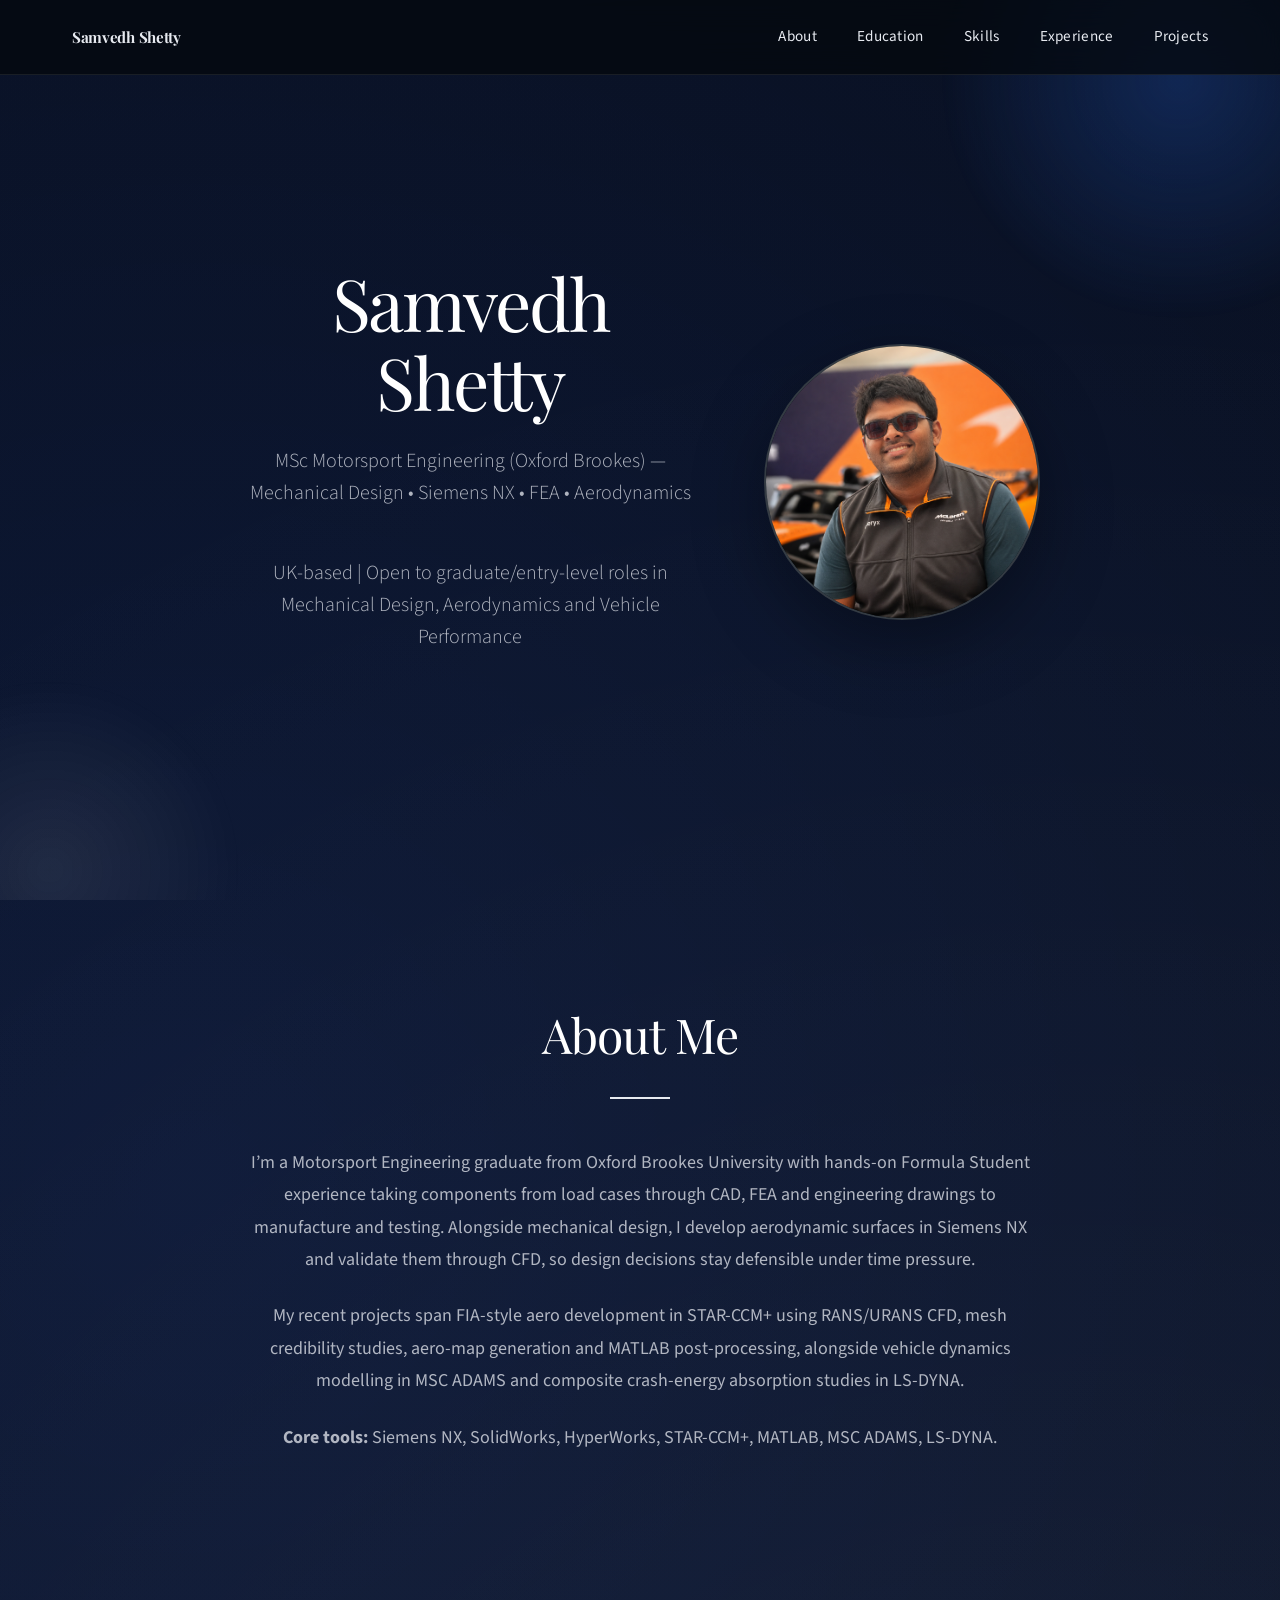
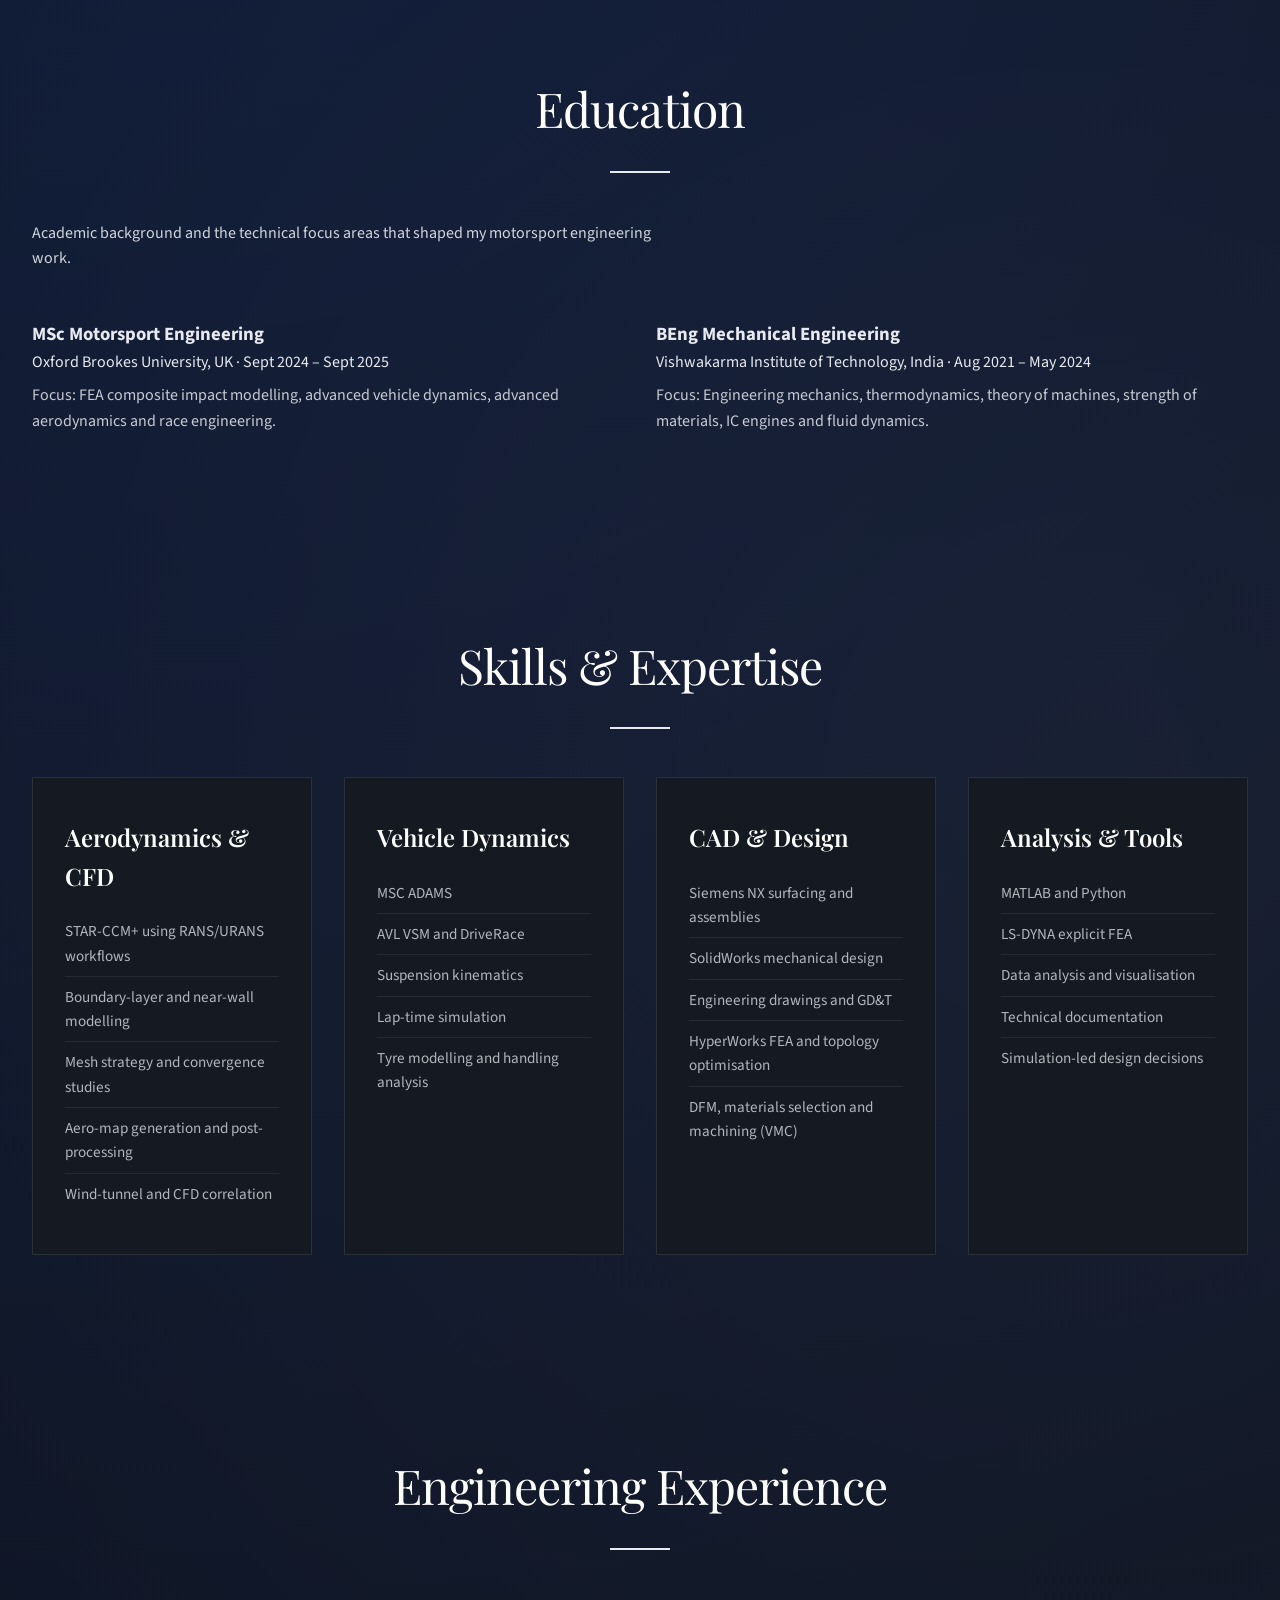
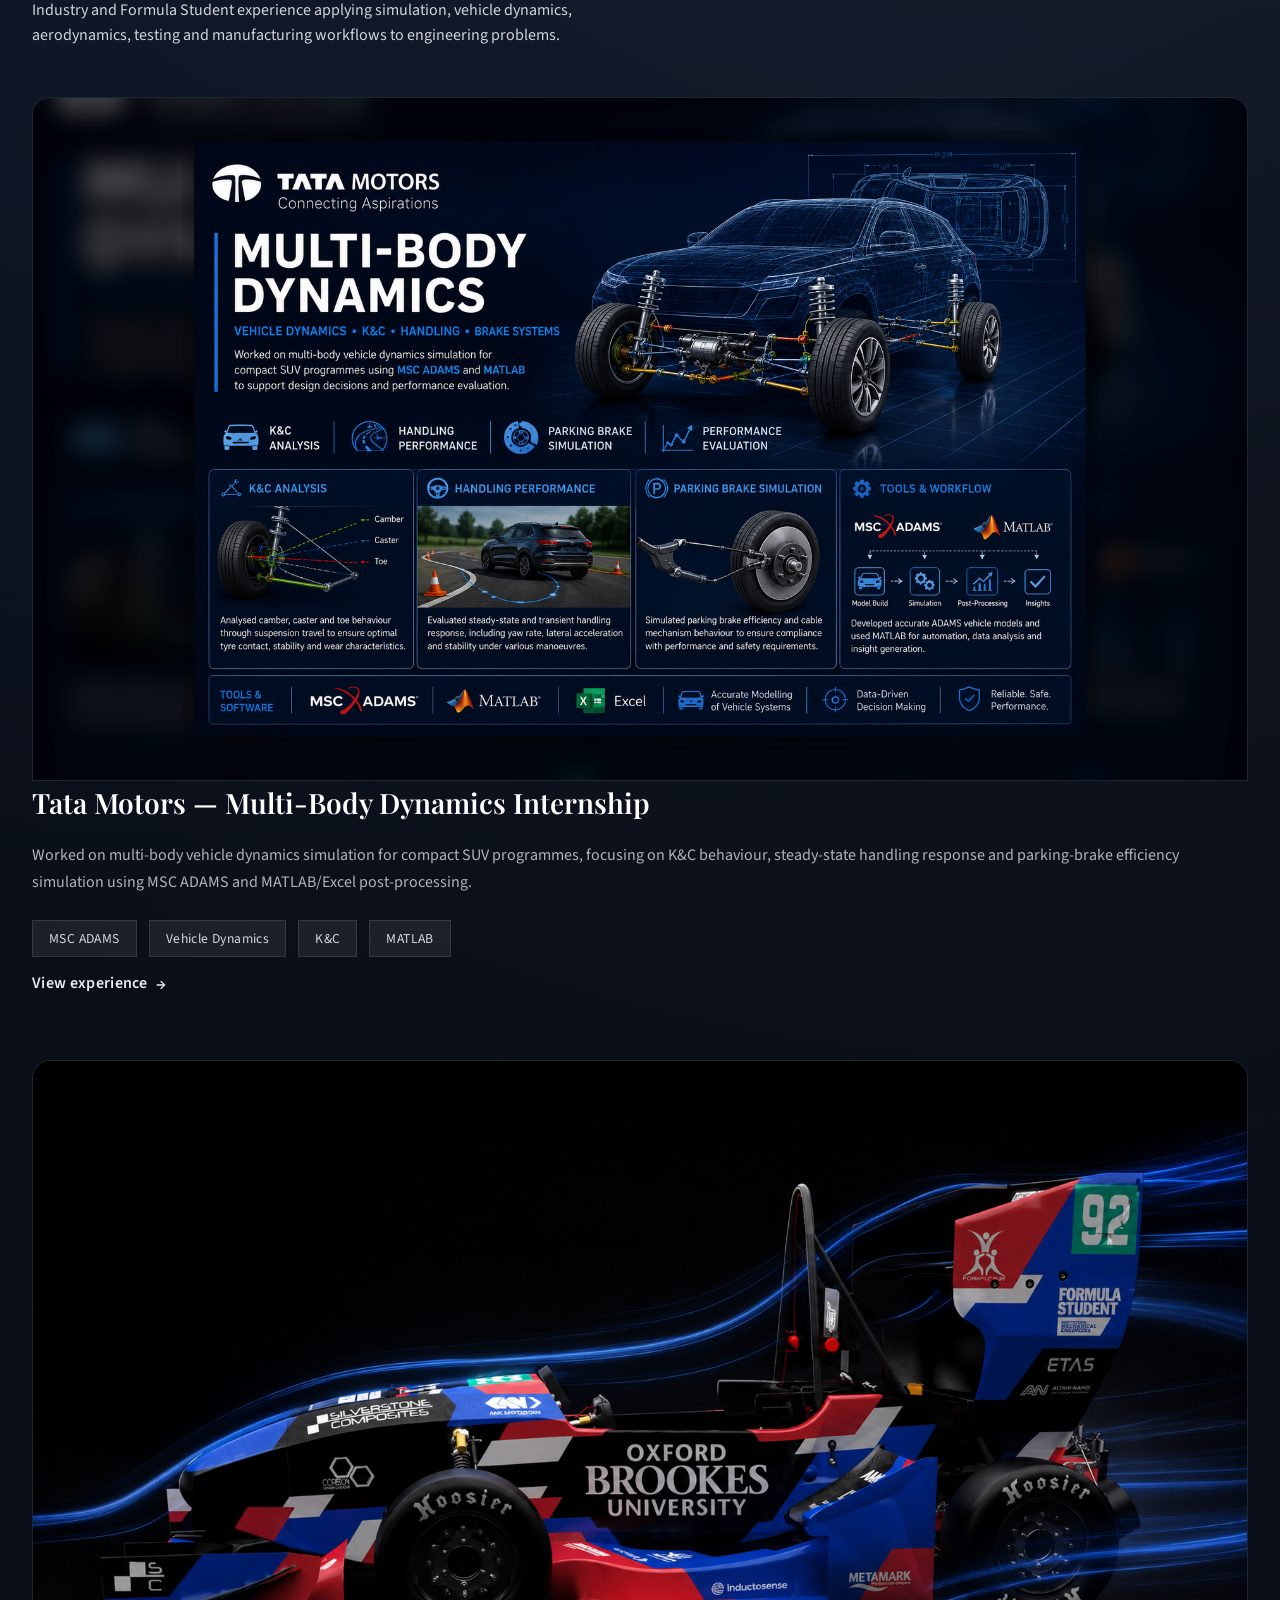
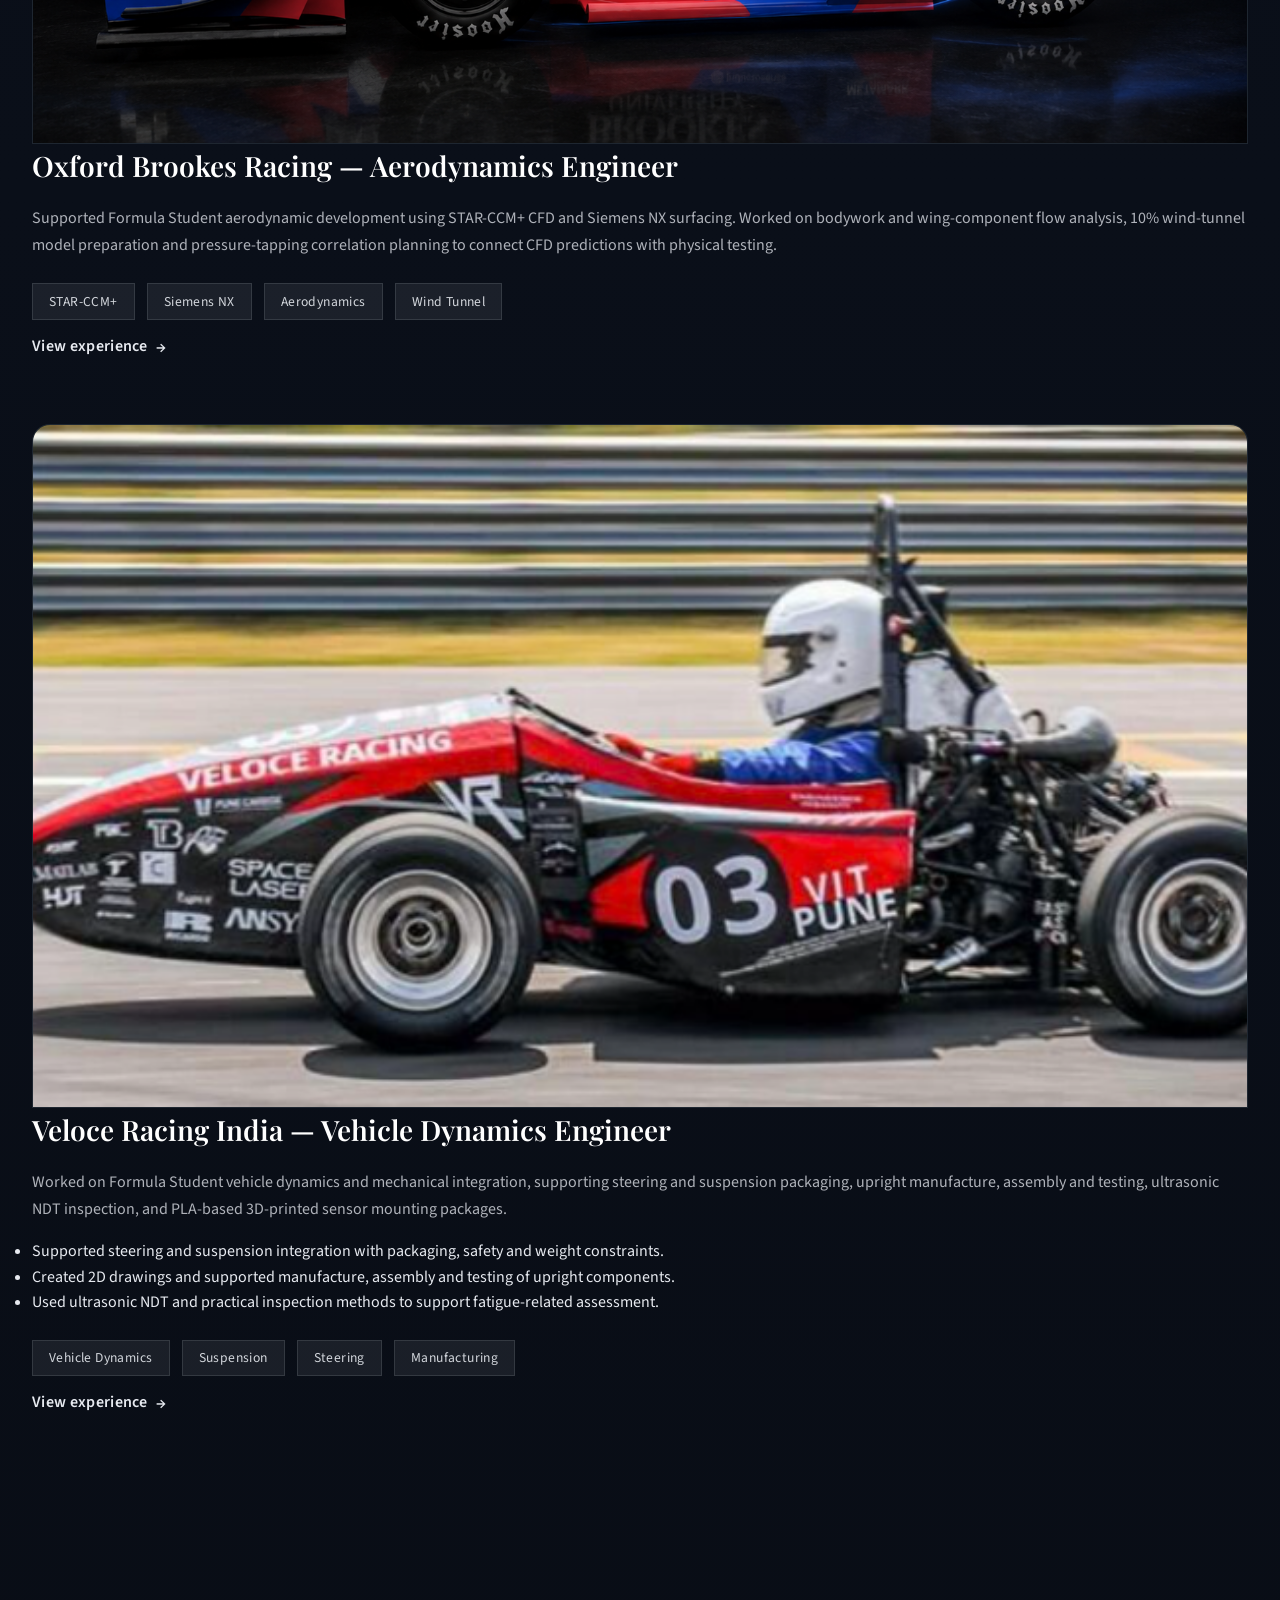
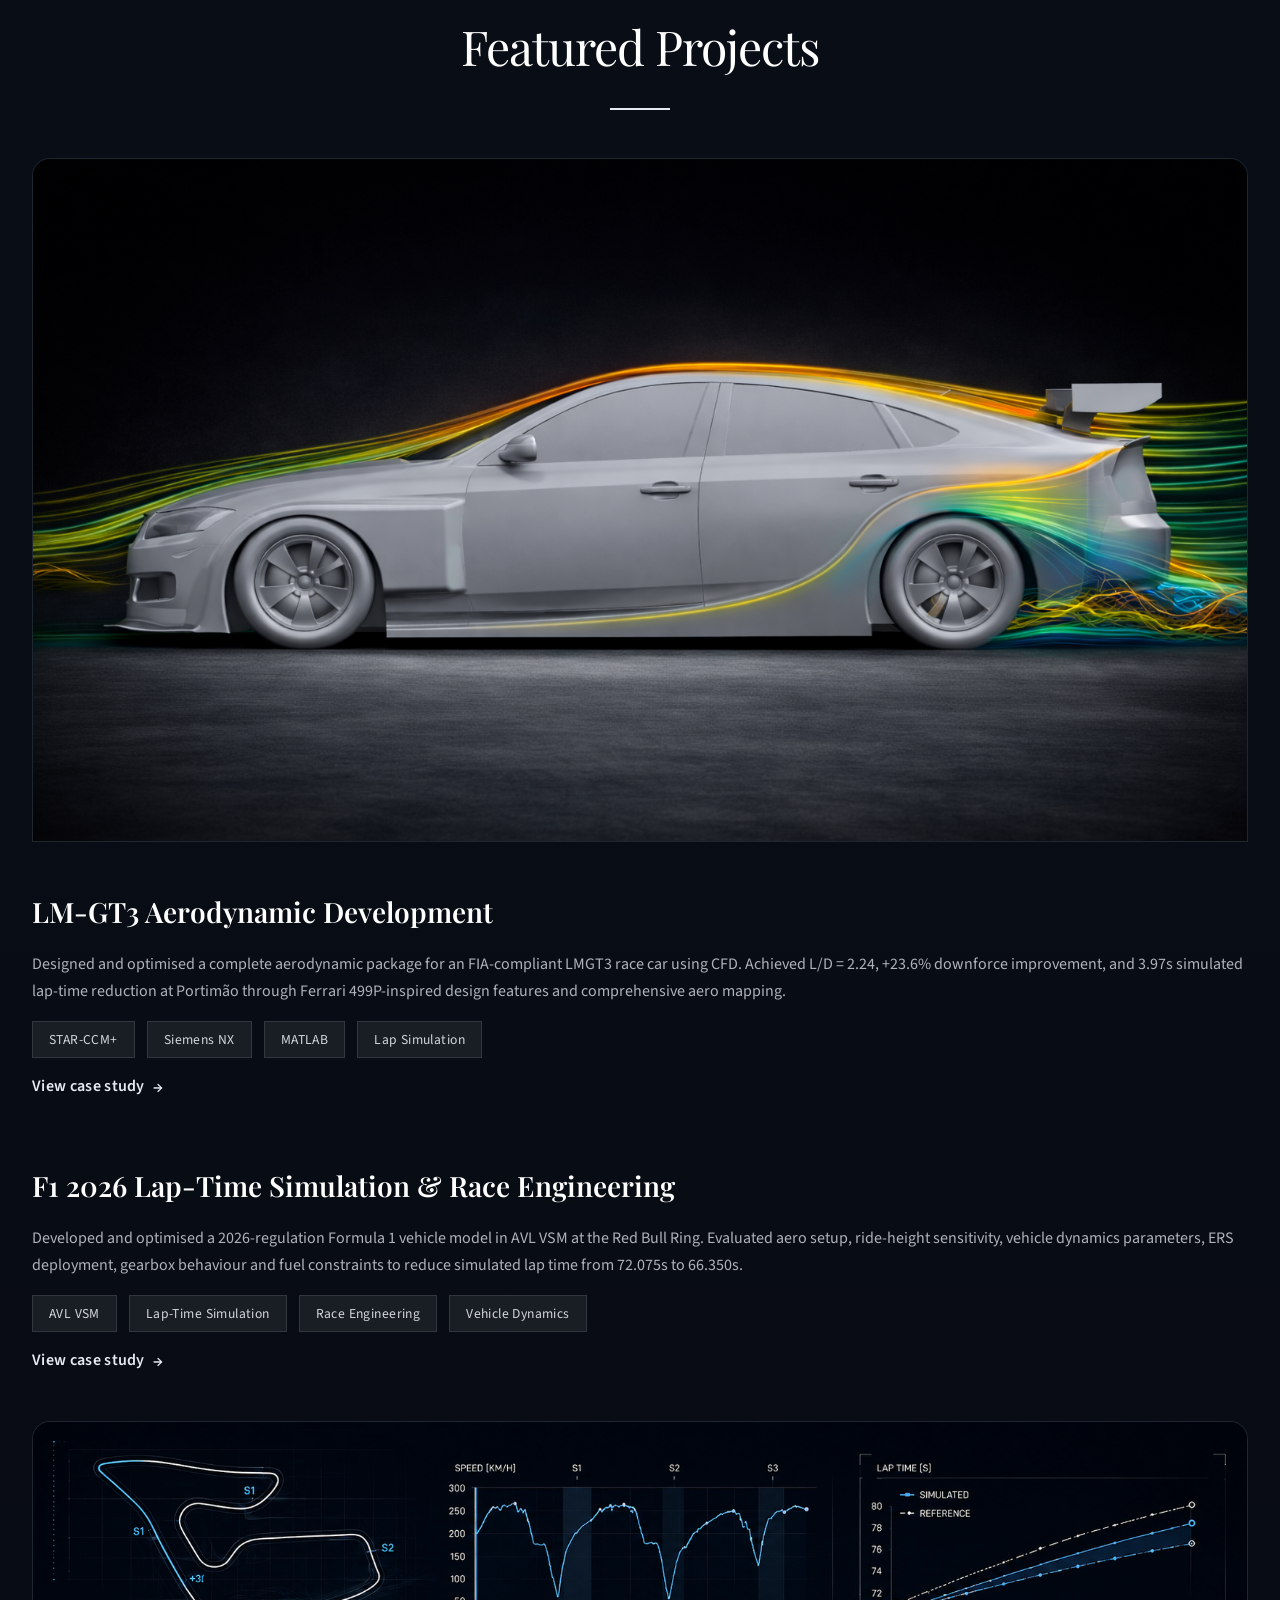
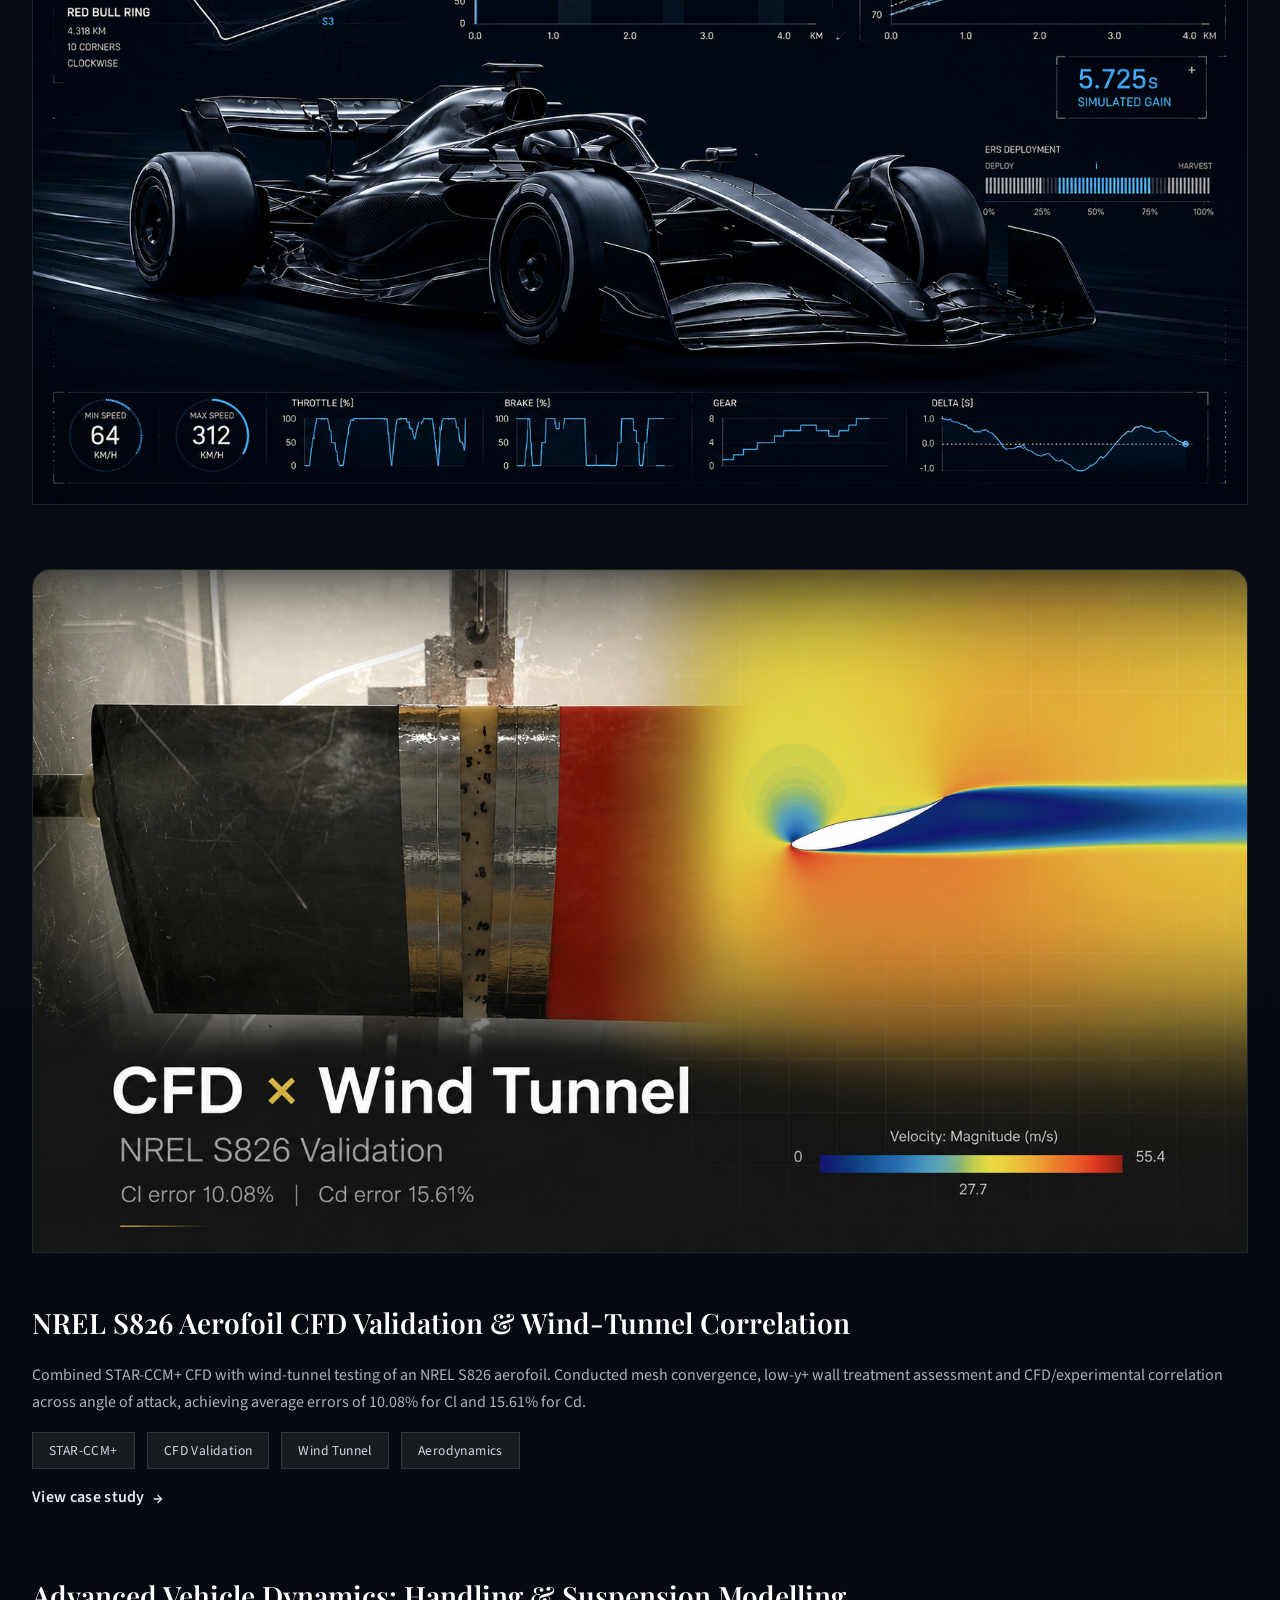
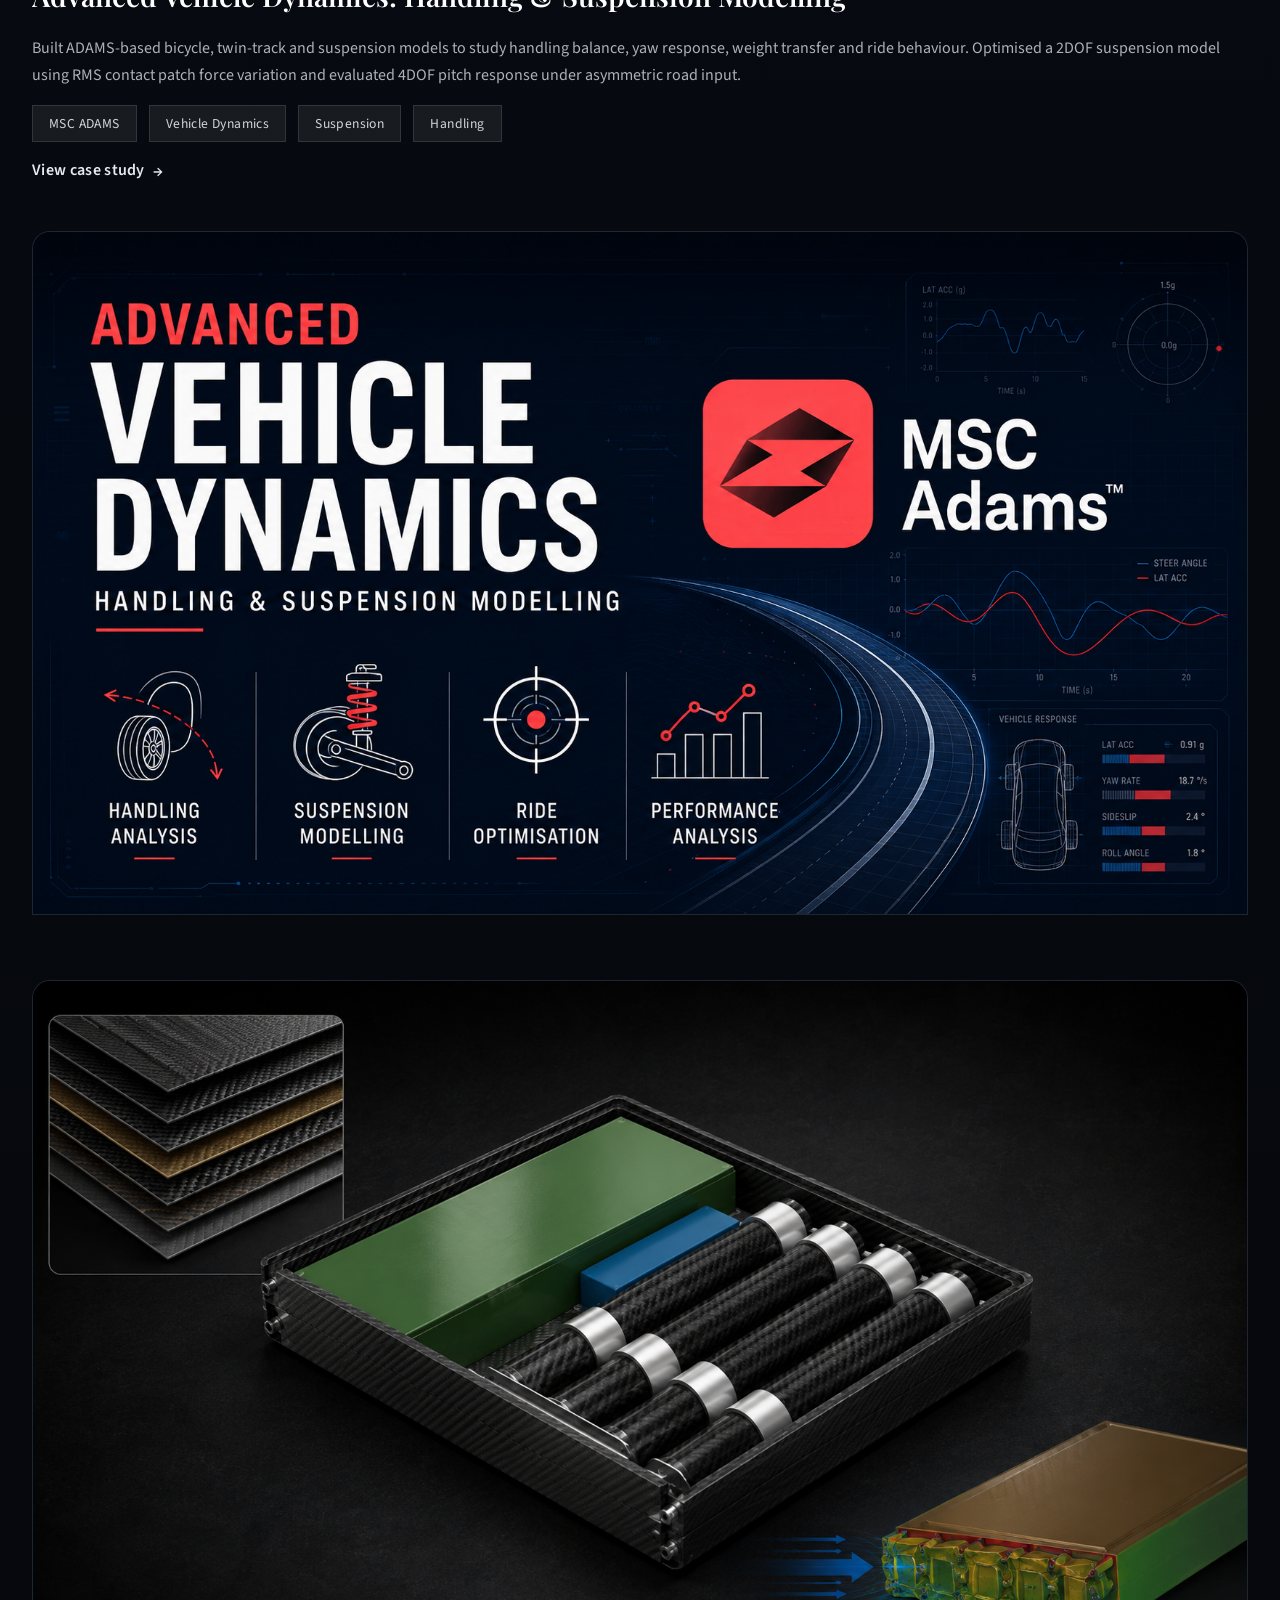
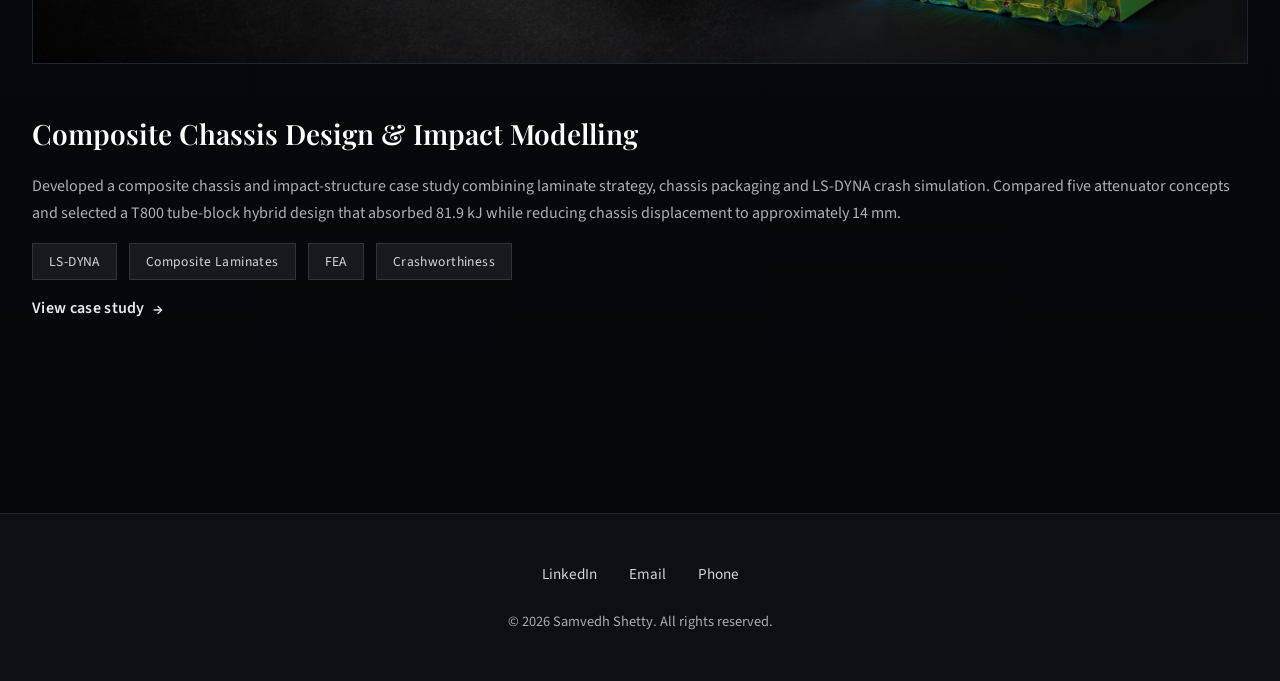
<file: index.html>
<!DOCTYPE html>
<html lang="en">
<head>
  <meta charset="utf-8"/>
  <meta name="viewport" content="width=device-width, initial-scale=1.0" />
  <meta name="description" content="Samvedh Shetty — MSc Motorsport Engineering graduate. Mechanical design, Siemens NX surfacing, FEA and aerodynamic development for motorsport." />
  <title>Samvedh Shetty - Motorsport Engineering Portfolio</title>

  <link rel="preconnect" href="https://fonts.googleapis.com" />
  <link rel="preconnect" href="https://fonts.gstatic.com" crossorigin />
  <link href="https://fonts.googleapis.com/css2?family=Playfair+Display:wght@400;700&family=Source+Sans+3:wght@300;400;600&display=swap" rel="stylesheet"/>
  <link href="assets/styles.css" rel="stylesheet"/>
</head>

  <script>
  document.querySelectorAll("section").forEach((section) => {
    section.classList.add("reveal");
  });

  const revealObserver = new IntersectionObserver(
    (entries) => {
      entries.forEach((entry) => {
        if (entry.isIntersecting) {
          entry.target.classList.add("visible");
          revealObserver.unobserve(entry.target);
        }
      });
    },
    {
      threshold: 0.12
    }
  );

  document.querySelectorAll(".reveal").forEach((section) => {
    revealObserver.observe(section);
  });
</script>
  
<body>
  <a class="skip-link" href="#main">Skip to content</a>

  <nav>
    <div class="container">
      <a aria-label="Home" href="index.html" style="text-decoration:none; color:inherit;">
        <div class="logo">Samvedh Shetty</div>
      </a>

      <ul>
        <li><a href="#about">About</a></li>
        <li><a href="#education">Education</a></li>
        <li><a href="#skills">Skills</a></li>
        <li><a href="#experience">Experience</a></li>
        <li><a href="#projects">Projects</a></li>
      </ul>
    </div>
  </nav>

  <main id="main">

    <section class="hero hero-with-profile">
  <div class="hero-content">
    <div class="hero-text">
      <h1>Samvedh Shetty</h1>

     <p>MSc Motorsport Engineering (Oxford Brookes) — Mechanical Design • Siemens NX • FEA • Aerodynamics</p>

      

      <p class="hero-sub">
        UK-based | Open to graduate/entry-level roles in Mechanical Design, Aerodynamics and Vehicle Performance
      </p>
    </div>

    <div class="hero-profile">
      <img
        src="assets/profile-photo.png"
        alt="Samvedh Shetty profile photo"
      />
    </div>
  </div>
</section>

    <section id="about">
      <h2 class="section-title">About Me</h2>

      <div class="about-content">
        <p>
          I’m a Motorsport Engineering graduate from Oxford Brookes University with hands-on Formula Student experience taking components from load cases through CAD, FEA and engineering drawings to manufacture and testing. Alongside mechanical design, I develop aerodynamic surfaces in Siemens NX and validate them through CFD, so design decisions stay defensible under time pressure.
        </p>

        <p>
          My recent projects span FIA-style aero development in STAR-CCM+ using RANS/URANS CFD, mesh credibility studies, aero-map generation and MATLAB post-processing, alongside vehicle dynamics modelling in MSC ADAMS and composite crash-energy absorption studies in LS-DYNA.
        </p>

        <p>
         <strong>Core tools:</strong> Siemens NX, SolidWorks, HyperWorks, STAR-CCM+, MATLAB, MSC ADAMS, LS-DYNA.
        </p>
      </div>
    </section>

    <section id="education">
      <h2 class="section-title">Education</h2>

      <p style="max-width: 80ch; opacity: 0.9;">
        Academic background and the technical focus areas that shaped my motorsport engineering work.
      </p>

      <div class="skills-grid">
        <div class="skill">
          <h3>MSc Motorsport Engineering</h3>
          <p>Oxford Brookes University, UK · Sept 2024 – Sept 2025</p>

          <p style="opacity: 0.85; margin-top: 8px;">
            Focus: FEA composite impact modelling, advanced vehicle dynamics, advanced aerodynamics and race engineering.
          </p>
        </div>

        <div class="skill">
          <h3>BEng Mechanical Engineering</h3>
          <p>Vishwakarma Institute of Technology, India · Aug 2021 – May 2024</p>

          <p style="opacity: 0.85; margin-top: 8px;">
            Focus: Engineering mechanics, thermodynamics, theory of machines, strength of materials, IC engines and fluid dynamics.
          </p>
        </div>
      </div>
    </section>

    <section id="skills">
      <h2 class="section-title">Skills &amp; Expertise</h2>

      <div class="skills-grid">
        <div class="skill-category">
          <h3>Aerodynamics &amp; CFD</h3>
          <ul>
            <li>STAR-CCM+ using RANS/URANS workflows</li>
            <li>Boundary-layer and near-wall modelling</li>
            <li>Mesh strategy and convergence studies</li>
            <li>Aero-map generation and post-processing</li>
            <li>Wind-tunnel and CFD correlation</li>
          </ul>
        </div>

        <div class="skill-category">
          <h3>Vehicle Dynamics</h3>
          <ul>
            <li>MSC ADAMS</li>
            <li>AVL VSM and DriveRace</li>
            <li>Suspension kinematics</li>
            <li>Lap-time simulation</li>
            <li>Tyre modelling and handling analysis</li>
          </ul>
        </div>

        <div class="skill-category">
          <h3>CAD &amp; Design</h3>
         <ul>
  <li>Siemens NX surfacing and assemblies</li>
  <li>SolidWorks mechanical design</li>
  <li>Engineering drawings and GD&amp;T</li>
  <li>HyperWorks FEA and topology optimisation</li>
  <li>DFM, materials selection and machining (VMC)</li>
</ul>
        </div>

        <div class="skill-category">
          <h3>Analysis &amp; Tools</h3>
          <ul>
            <li>MATLAB and Python</li>
            <li>LS-DYNA explicit FEA</li>
            <li>Data analysis and visualisation</li>
            <li>Technical documentation</li>
            <li>Simulation-led design decisions</li>
          </ul>
        </div>
      </div>
    </section>

    <section id="experience">
      <h2 class="section-title">Engineering Experience</h2>

      <p style="max-width: 80ch; opacity: 0.9;">
        Industry and Formula Student experience applying simulation, vehicle dynamics,
        aerodynamics, testing and manufacturing workflows to engineering problems.
      </p>

      <div class="projects-grid">

        <a class="project" href="projects/tata-motors-mbd-internship.html">
          <div class="project-image">
            <img
            src="projects/Experience/tata-motors-mbd-thumbnail.png"
            alt="Multi-body dynamics internship thumbnail showing vehicle dynamics simulation, K&C analysis and MSC ADAMS workflow"
          />
          </div>

          <div class="project-content">
            <h3>Tata Motors — Multi-Body Dynamics Internship</h3>

            <p>
              Worked on multi-body vehicle dynamics simulation for compact SUV programmes,
              focusing on K&amp;C behaviour, steady-state handling response and parking-brake
              efficiency simulation using MSC ADAMS and MATLAB/Excel post-processing.
            </p>

            <div class="project-tags">
              <span class="tag">MSC ADAMS</span>
              <span class="tag">Vehicle Dynamics</span>
              <span class="tag">K&amp;C</span>
              <span class="tag">MATLAB</span>
            </div>

            <div class="project-cta">View experience <span>→</span></div>
          </div>
        </a>
        <a class="project" href="projects/obr-aerodynamics-engineer.html">
  <div class="project-image">
    <img
      src="projects/Experience/obr-aerodynamics-thumbnail.png"
      alt="Oxford Brookes Racing aerodynamics engineer experience thumbnail"
    />
  </div>

  <div class="project-content">
    <h3>Oxford Brookes Racing — Aerodynamics Engineer</h3>

    <p>
      Supported Formula Student aerodynamic development using STAR-CCM+ CFD and Siemens NX
      surfacing. Worked on bodywork and wing-component flow analysis, 10% wind-tunnel model
      preparation and pressure-tapping correlation planning to connect CFD predictions with
      physical testing.
    </p>

    <div class="project-tags">
      <span class="tag">STAR-CCM+</span>
      <span class="tag">Siemens NX</span>
      <span class="tag">Aerodynamics</span>
      <span class="tag">Wind Tunnel</span>
    </div>

    <div class="project-cta">View experience <span>→</span></div>
  </div>
</a>
    <a class="project" href="projects/veloce-racing-vehicle-dynamics-engineer.html">
  <div class="project-image">
    <img
      src="projects/Experience/veloce-racing-vehicle-dynamics-thumbnail.png"
      alt="Veloce Racing India vehicle dynamics engineer experience thumbnail"
    />
  </div>

  <div class="project-content">
    <h3>Veloce Racing India — Vehicle Dynamics Engineer</h3>

    <p>
      Worked on Formula Student vehicle dynamics and mechanical integration, supporting
      steering and suspension packaging, upright manufacture, assembly and testing,
      ultrasonic NDT inspection, and PLA-based 3D-printed sensor mounting packages.
    </p>

    <ul class="experience-highlights">
      <li>Supported steering and suspension integration with packaging, safety and weight constraints.</li>
      <li>Created 2D drawings and supported manufacture, assembly and testing of upright components.</li>
      <li>Used ultrasonic NDT and practical inspection methods to support fatigue-related assessment.</li>
    </ul>

    <div class="project-tags">
      <span class="tag">Vehicle Dynamics</span>
      <span class="tag">Suspension</span>
      <span class="tag">Steering</span>
      <span class="tag">Manufacturing</span>
    </div>

    <div class="project-cta">View experience <span>→</span></div>
  </div>
</a>
      </div>
    </section>

    <section id="projects">
      <h2 class="section-title">Featured Projects</h2>

      <div class="projects-grid">

        <a class="project" href="projects/lm-gt3-aerodynamic-development.html">
          <div class="project-image">
            <img
              src="projects/LMGT3/lm-gt3-thumbnail.png"
              alt="LM-GT3 aerodynamic CFD side view with streamlines"
            />
          </div>

          <div class="project-content">
            <h3>LM-GT3 Aerodynamic Development</h3>

            <p>
              Designed and optimised a complete aerodynamic package for an FIA-compliant LMGT3 race car using CFD.
              Achieved L/D = 2.24, +23.6% downforce improvement, and 3.97s simulated lap-time reduction at Portimão
              through Ferrari 499P-inspired design features and comprehensive aero mapping.
            </p>

            <div class="project-tags">
              <span class="tag">STAR-CCM+</span>
              <span class="tag">Siemens NX</span>
              <span class="tag">MATLAB</span>
              <span class="tag">Lap Simulation</span>
            </div>

            <div class="project-cta">View case study <span>→</span></div>
          </div>
        </a>

        <a class="project" href="projects/f1-2026-regulation-analysis.html">
          <div class="project-image">
            <img
              src="projects/F1-26/f1-2026-laptime-thumbnail.png"
              alt="F1 2026 lap-time simulation thumbnail showing a single-seater race car, Red Bull Ring track map and telemetry dashboard"
            />
          </div>

          <div class="project-content">
            <h3>F1 2026 Lap-Time Simulation &amp; Race Engineering</h3>

            <p>
              Developed and optimised a 2026-regulation Formula 1 vehicle model in AVL VSM at the
              Red Bull Ring. Evaluated aero setup, ride-height sensitivity, vehicle dynamics parameters,
              ERS deployment, gearbox behaviour and fuel constraints to reduce simulated lap time from
              72.075s to 66.350s.
            </p>

            <div class="project-tags">
              <span class="tag">AVL VSM</span>
              <span class="tag">Lap-Time Simulation</span>
              <span class="tag">Race Engineering</span>
              <span class="tag">Vehicle Dynamics</span>
            </div>

            <div class="project-cta">View case study <span>→</span></div>
          </div>
        </a>

        <a class="project" href="projects/aerofoil-cfd-wind-tunnel-correlation.html">
          <div class="project-image">
            <img
              src="projects/Aerofoil-CFD/aerofoil-cfd-thumbnail.png"
              alt="NREL S826 aerofoil CFD and wind-tunnel correlation thumbnail showing experimental test section and aerodynamic flow"
            />
          </div>

          <div class="project-content">
            <h3>NREL S826 Aerofoil CFD Validation &amp; Wind-Tunnel Correlation</h3>

            <p>
              Combined STAR-CCM+ CFD with wind-tunnel testing of an NREL S826 aerofoil.
              Conducted mesh convergence, low-y+ wall treatment assessment and CFD/experimental
              correlation across angle of attack, achieving average errors of 10.08% for Cl
              and 15.61% for Cd.
            </p>

            <div class="project-tags">
              <span class="tag">STAR-CCM+</span>
              <span class="tag">CFD Validation</span>
              <span class="tag">Wind Tunnel</span>
              <span class="tag">Aerodynamics</span>
            </div>

            <div class="project-cta">View case study <span>→</span></div>
          </div>
        </a>

        <a class="project" href="projects/advanced-vehicle-dynamics-modelling.html">
          <div class="project-image">
            <img
              src="projects/Vehicle Dynamics/advanced-vehicle-dynamics-thumbnail.png"
              alt="Advanced vehicle dynamics thumbnail showing MSC Adams, handling analysis, suspension modelling and ride optimisation"
            />
          </div>

          <div class="project-content">
            <h3>Advanced Vehicle Dynamics: Handling &amp; Suspension Modelling</h3>

            <p>
              Built ADAMS-based bicycle, twin-track and suspension models to study handling balance,
              yaw response, weight transfer and ride behaviour. Optimised a 2DOF suspension model
              using RMS contact patch force variation and evaluated 4DOF pitch response under
              asymmetric road input.
            </p>

            <div class="project-tags">
              <span class="tag">MSC ADAMS</span>
              <span class="tag">Vehicle Dynamics</span>
              <span class="tag">Suspension</span>
              <span class="tag">Handling</span>
            </div>

            <div class="project-cta">View case study <span>→</span></div>
          </div>
        </a>

        <a class="project" href="projects/composite-impact-attenuator-design.html">
          <div class="project-image">
            <img
              src="projects/Composite/composite-thumbnail.png"
              alt="Composite chassis design and impact modelling thumbnail showing laminate strategy, chassis packaging and crash simulation"
            />
          </div>

          <div class="project-content">
            <h3>Composite Chassis Design &amp; Impact Modelling</h3>

            <p>
              Developed a composite chassis and impact-structure case study combining laminate strategy,
              chassis packaging and LS-DYNA crash simulation. Compared five attenuator concepts and selected
              a T800 tube-block hybrid design that absorbed 81.9 kJ while reducing chassis displacement to
              approximately 14 mm.
            </p>

            <div class="project-tags">
              <span class="tag">LS-DYNA</span>
              <span class="tag">Composite Laminates</span>
              <span class="tag">FEA</span>
              <span class="tag">Crashworthiness</span>
            </div>

            <div class="project-cta">View case study <span>→</span></div>
          </div>
        </a>

      </div>
    </section>


  <footer>
  <div class="social-links">
    <a href="https://linkedin.com/in/samvedh-shetty" rel="noopener" target="_blank">LinkedIn</a>
    <a href="mailto:samvedhshetty4502@gmail.com">Email</a>
    <a href="tel:+447818963987">Phone</a>
  </div>

  <p>© 2026 Samvedh Shetty. All rights reserved.</p>
</footer>

  </main>

  <script>
    document.querySelectorAll('a[href^="#"]').forEach(anchor => {
      anchor.addEventListener('click', function (e) {
        e.preventDefault();

        const target = document.querySelector(this.getAttribute('href'));

        if (target) {
          target.scrollIntoView({
            behavior: 'smooth',
            block: 'start'
          });
        }
      });
    });

    const form = document.querySelector('.contact-form');

    if (form) {
      form.addEventListener('submit', function(e) {
        e.preventDefault();
        alert('Thank you for your message! This is a demo form. Please contact me directly at samvedhshetty4502@gmail.com');
        this.reset();
      });
    }
  </script>
</body>
</html>
</file>
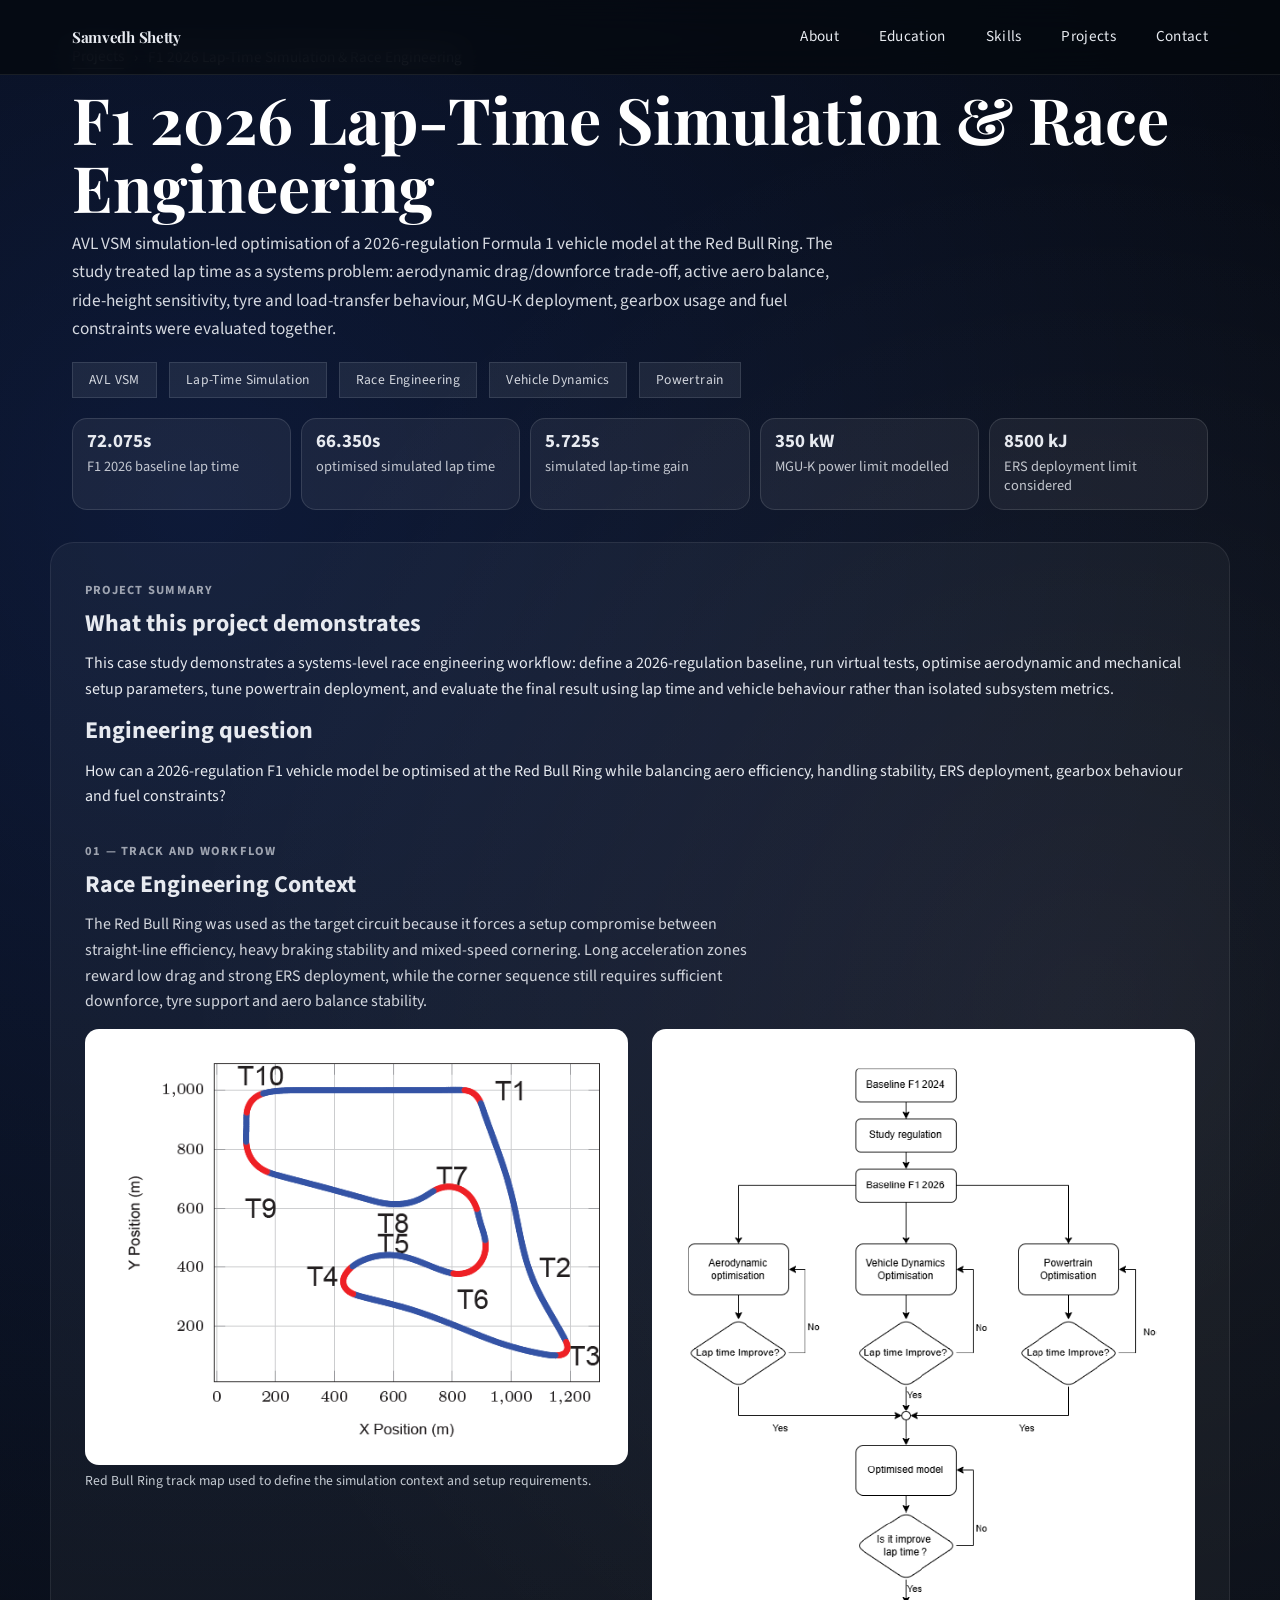
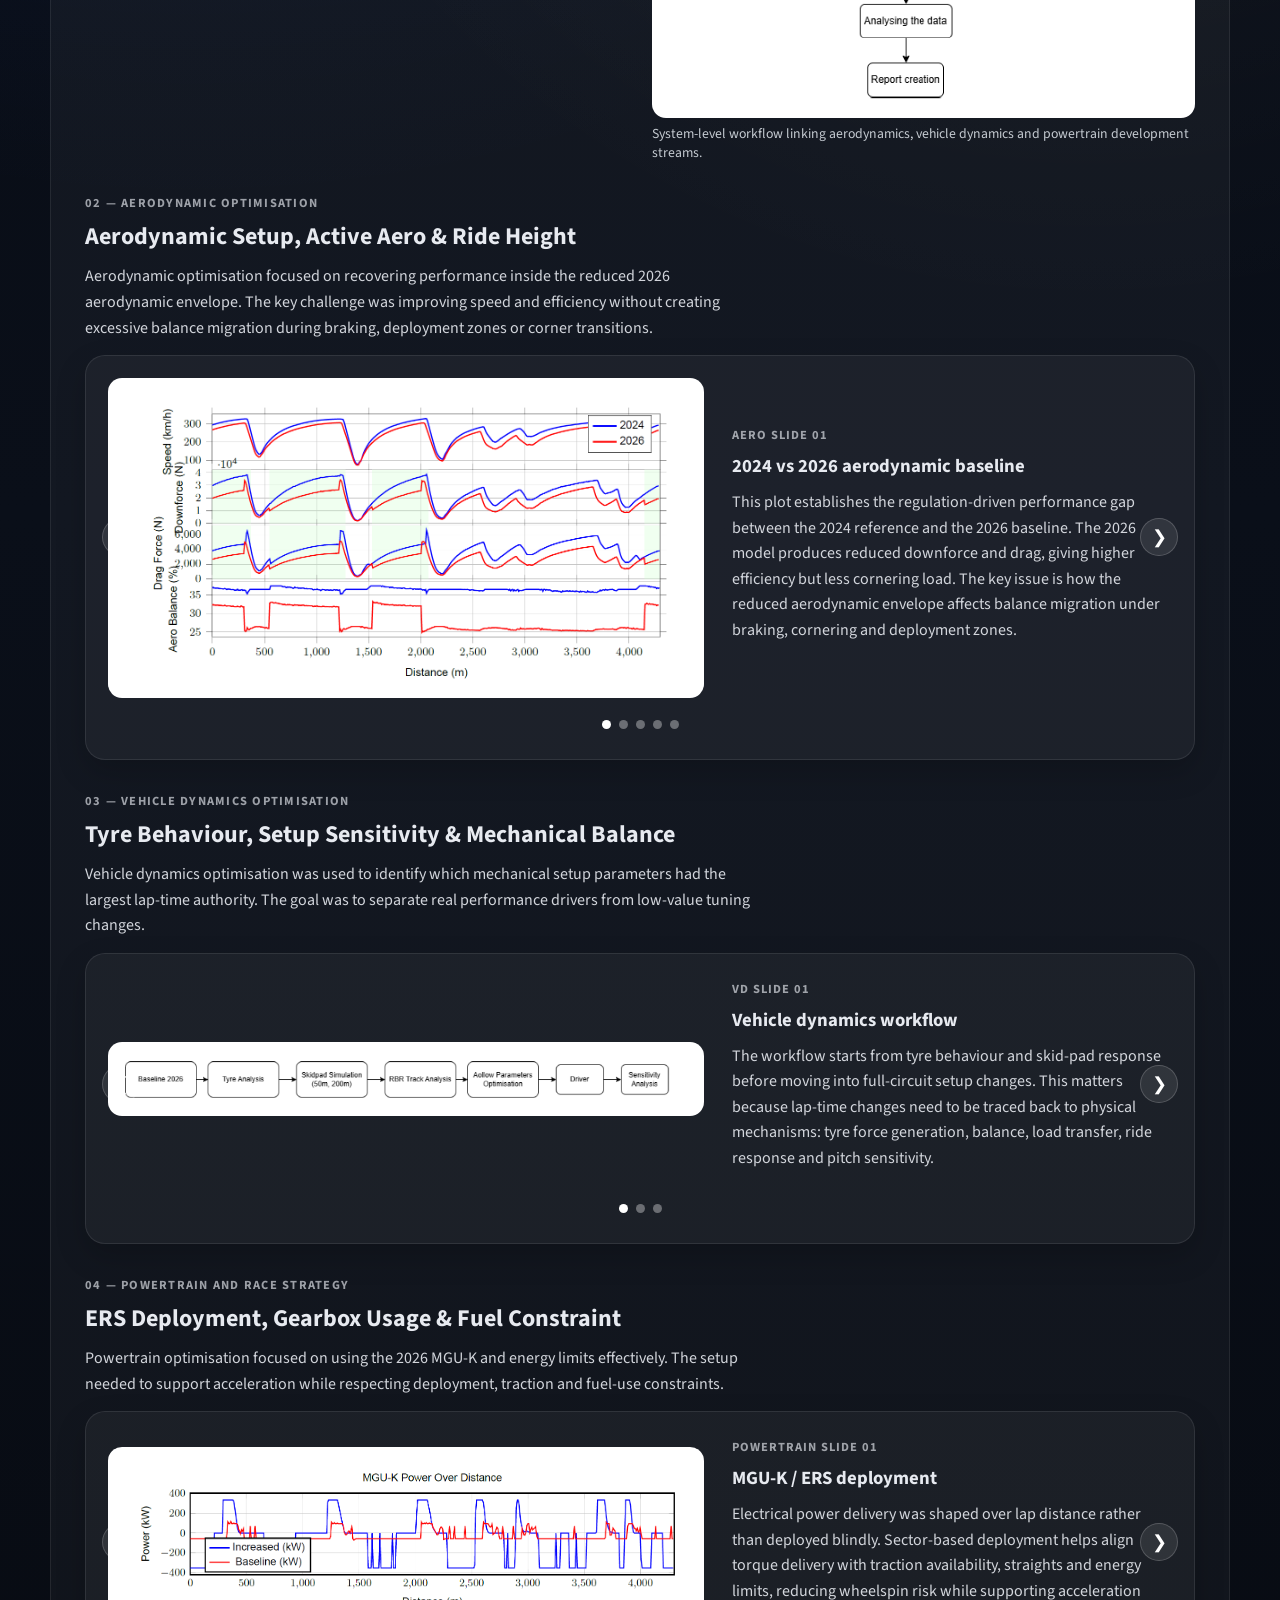
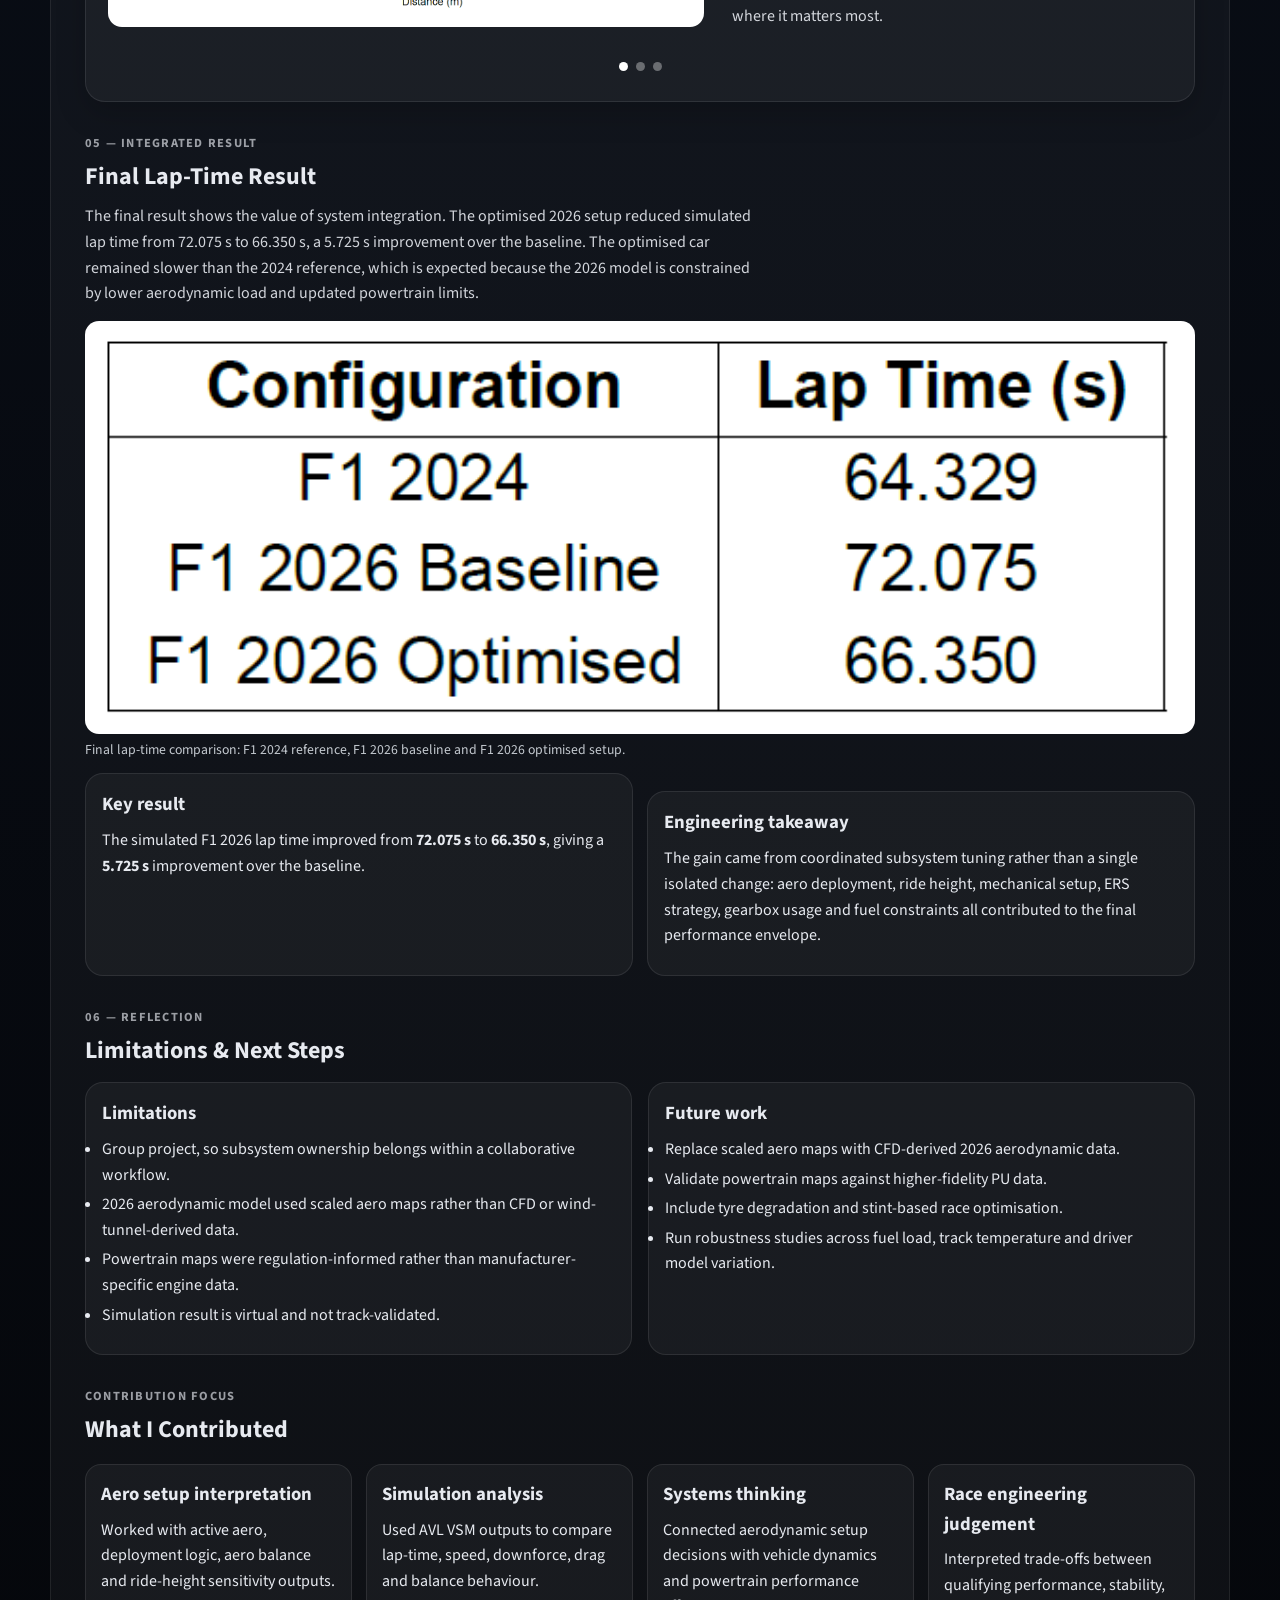
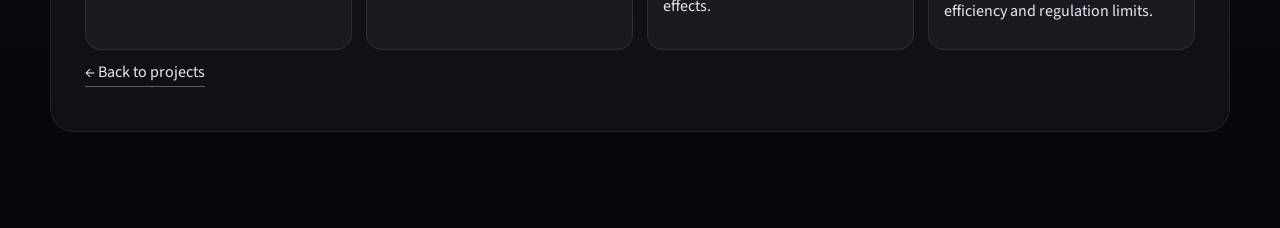
<file: projects/f1-2026-laptime-simulation.html>
<!DOCTYPE html>
<html lang="en">
<head>
  <meta charset="utf-8"/>
  <meta name="viewport" content="width=device-width, initial-scale=1.0"/>
  <meta
    name="description"
    content="F1 2026 lap-time simulation and race engineering case study by Samvedh Shetty — AVL VSM setup optimisation across aerodynamics, vehicle dynamics and powertrain systems."
  />
  <title>F1 2026 Lap-Time Simulation & Race Engineering | Samvedh Shetty</title>

  <link rel="preconnect" href="https://fonts.googleapis.com"/>
  <link rel="preconnect" href="https://fonts.gstatic.com" crossorigin/>
  <link
    href="https://fonts.googleapis.com/css2?family=Playfair+Display:wght@400;700&family=Source+Sans+3:wght@300;400;600;700&display=swap"
    rel="stylesheet"
  />
  <link href="../assets/styles.css" rel="stylesheet"/>

  <style>
    *,
    *::before,
    *::after {
      box-sizing: border-box;
    }

    .project-hero {
      padding: 44px 0 32px;
    }

    .breadcrumb {
      display: flex;
      gap: 10px;
      align-items: center;
      margin-bottom: 16px;
      font-size: 0.95rem;
      opacity: 0.8;
    }

    .breadcrumb a {
      color: inherit;
      text-decoration: none;
      border-bottom: 1px solid rgba(255,255,255,0.25);
    }

    .project-intro {
      max-width: 86ch;
      opacity: 0.92;
      font-size: clamp(1rem, 1.35vw, 1.1rem);
      line-height: 1.65;
      margin-bottom: 0;
    }

    .metric-strip {
      display: grid;
      grid-template-columns: repeat(auto-fit, minmax(155px, 1fr));
      gap: 10px;
      margin: 20px 0 0;
    }

    .metric-card {
      padding: 13px 14px;
      border-radius: 15px;
      background: rgba(255,255,255,0.06);
      border: 1px solid rgba(255,255,255,0.12);
    }

    .metric-card strong {
      display: block;
      font-size: 1.18rem;
      line-height: 1.1;
      margin-bottom: 4px;
    }

    .metric-card span {
      display: block;
      font-size: 0.9rem;
      opacity: 0.82;
      line-height: 1.35;
    }

    .project-shell {
      width: min(100% - 32px, 1180px);
      margin-inline: auto;
    }

    .case-panel {
      padding: clamp(20px, 3vw, 34px);
      border-radius: 24px;
      background: rgba(255,255,255,0.04);
      border: 1px solid rgba(255,255,255,0.08);
    }

    .case-section {
      padding: 0 !important;
      margin: 30px 0;
    }

    .case-section:first-child {
      margin-top: 0;
    }

    .case-section:last-child {
      margin-bottom: 0;
    }

    .section-kicker {
      display: inline-block;
      margin-bottom: 4px;
      font-size: 0.78rem;
      letter-spacing: 0.1em;
      text-transform: uppercase;
      font-weight: 700;
      opacity: 0.65;
    }

    .case-section h2 {
      margin: 0 0 8px;
    }

    .case-section h3 {
      margin: 0 0 8px;
    }

    .section-lead {
      opacity: 0.9;
      max-width: 84ch;
      line-height: 1.6;
      margin-top: 0;
      margin-bottom: 12px;
    }

    .case-section p {
      margin-top: 0;
      margin-bottom: 10px;
      line-height: 1.6;
    }

    .case-section ul,
    .case-section ol {
      margin-top: 8px;
      margin-bottom: 10px;
    }

    .case-section li {
      margin-bottom: 4px;
    }

    .figure-grid {
      display: grid;
      grid-template-columns: repeat(auto-fit, minmax(min(100%, 340px), 1fr));
      gap: clamp(16px, 2vw, 24px);
      margin-top: 14px;
    }

    figure {
      margin: 0;
    }

    .figure-grid img,
    .wide-figure img,
    .slide img {
      width: 100%;
      max-width: 100%;
      height: auto;
      display: block;
      object-fit: contain;
      background: #ffffff;
      padding: 12px;
      border-radius: 14px;
      border: 1px solid rgba(255,255,255,0.14);
    }

    figcaption {
      margin-top: 7px;
      font-size: 0.86rem;
      line-height: 1.35;
      color: rgba(235, 241, 248, 0.82);
    }

    .wide-figure {
      margin-top: 16px;
    }

    .slideshow-container {
      position: relative;
      margin: 18px 0 28px;
      background: rgba(255,255,255,0.045);
      border: 1px solid rgba(255,255,255,0.09);
      border-radius: 20px;
      overflow: hidden;
      box-shadow: 0 12px 30px rgba(0,0,0,0.18);
    }

    .slide {
      display: none;
      padding: clamp(14px, 2vw, 22px);
      animation: fadeSlide 0.45s ease;
    }

    .slide.active {
      display: block;
    }

    .slide-content {
      display: grid;
      grid-template-columns: minmax(0, 1.15fr) minmax(280px, 0.85fr);
      gap: clamp(18px, 2.5vw, 28px);
      align-items: center;
    }

    .slide-text {
      min-width: 0;
    }

    .slide-text h3 {
      margin-bottom: 8px;
    }

    .slide-text p {
      opacity: 0.9;
      line-height: 1.6;
    }

    .slide-label {
      display: inline-block;
      margin-bottom: 6px;
      font-size: 0.78rem;
      letter-spacing: 0.08em;
      text-transform: uppercase;
      font-weight: 700;
      opacity: 0.65;
    }

    .slide-controls {
      display: flex;
      justify-content: center;
      align-items: center;
      gap: 12px;
      padding: 0 0 16px;
    }

    .slide-btn {
      background: rgba(255,255,255,0.09);
      color: white;
      border: 1px solid rgba(255,255,255,0.18);
      width: 38px;
      height: 38px;
      border-radius: 999px;
      cursor: pointer;
      font-size: 18px;
      line-height: 1;
    }

    .slide-btn:hover {
      background: rgba(255,255,255,0.16);
    }

    .slide-dots {
      display: flex;
      justify-content: center;
      gap: 8px;
    }

    .dot {
      width: 9px;
      height: 9px;
      border-radius: 50%;
      background: rgba(255,255,255,0.35);
      cursor: pointer;
    }

    .dot.active {
      background: white;
    }

    .results-box,
    .reflection-card {
      padding: 16px;
      border-radius: 18px;
      background: rgba(255,255,255,0.045);
      border: 1px solid rgba(255,255,255,0.09);
    }

    .results-grid {
      display: grid;
      grid-template-columns: repeat(auto-fit, minmax(min(100%, 280px), 1fr));
      gap: 14px;
      margin-top: 14px;
    }

    .reflection-grid {
      display: grid;
      grid-template-columns: repeat(auto-fit, minmax(min(100%, 330px), 1fr));
      gap: 16px;
      margin-top: 14px;
    }

    .capability-grid {
      display: grid;
      grid-template-columns: repeat(auto-fit, minmax(min(100%, 250px), 1fr));
      gap: 14px;
      margin-top: 14px;
    }

    .capability-card {
      padding: 15px;
      border-radius: 16px;
      background: rgba(255,255,255,0.045);
      border: 1px solid rgba(255,255,255,0.09);
    }

    .capability-card h3 {
      margin-bottom: 6px;
    }

    .back-link {
      display: inline-block;
      margin-top: 10px;
      text-decoration: none;
      border-bottom: 1px solid rgba(235,241,248,0.35);
      color: inherit;
    }

    @keyframes fadeSlide {
      from { opacity: 0.3; }
      to { opacity: 1; }
    }

    @media (max-width: 860px) {
      .slide-content {
        grid-template-columns: 1fr;
      }
    }

    @media (max-width: 760px) {
      .project-shell {
        width: min(100% - 24px, 1180px);
      }

      .project-hero {
        padding: 34px 0 24px;
      }

      .case-panel {
        padding: 18px;
      }

      .case-section {
        margin: 26px 0;
      }

      .metric-card {
        padding: 12px;
      }

      .slide {
        padding: 14px;
      }
    }
  </style>
</head>

<body>
  <a class="skip-link" href="#main">Skip to content</a>

  <nav>
    <div class="container">
      <a aria-label="Home" href="../index.html" style="text-decoration:none; color:inherit;">
        <div class="logo">Samvedh Shetty</div>
      </a>
      <ul>
        <li><a href="../index.html#about">About</a></li>
        <li><a href="../index.html#education">Education</a></li>
        <li><a href="../index.html#skills">Skills</a></li>
        <li><a href="../index.html#projects">Projects</a></li>
        <li><a href="../index.html#contact">Contact</a></li>
      </ul>
    </div>
  </nav>

  <main id="main">
    <header class="project-hero">
      <div class="container">
        <div class="breadcrumb">
          <a href="../index.html#projects">Projects</a>
          <span>›</span>
          <span>F1 2026 Lap-Time Simulation &amp; Race Engineering</span>
        </div>

        <h1>F1 2026 Lap-Time Simulation &amp; Race Engineering</h1>

        <p class="project-intro">
          AVL VSM simulation-led optimisation of a 2026-regulation Formula 1 vehicle model at the Red Bull Ring.
          The study treated lap time as a systems problem: aerodynamic drag/downforce trade-off, active aero balance,
          ride-height sensitivity, tyre and load-transfer behaviour, MGU-K deployment, gearbox usage and fuel constraints
          were evaluated together.
        </p>

        <div class="project-tags" style="margin-top: 18px;">
          <span class="tag">AVL VSM</span>
          <span class="tag">Lap-Time Simulation</span>
          <span class="tag">Race Engineering</span>
          <span class="tag">Vehicle Dynamics</span>
          <span class="tag">Powertrain</span>
        </div>

        <div class="metric-strip" aria-label="Headline project results">
          <div class="metric-card">
            <strong>72.075s</strong>
            <span>F1 2026 baseline lap time</span>
          </div>
          <div class="metric-card">
            <strong>66.350s</strong>
            <span>optimised simulated lap time</span>
          </div>
          <div class="metric-card">
            <strong>5.725s</strong>
            <span>simulated lap-time gain</span>
          </div>
          <div class="metric-card">
            <strong>350 kW</strong>
            <span>MGU-K power limit modelled</span>
          </div>
          <div class="metric-card">
            <strong>8500 kJ</strong>
            <span>ERS deployment limit considered</span>
          </div>
        </div>
      </div>
    </header>

    <section style="padding-top: 0;">
      <div class="project-shell">
        <article class="case-panel">

          <section class="case-section">
            <span class="section-kicker">Project summary</span>
            <h2>What this project demonstrates</h2>
            <p>
              This case study demonstrates a systems-level race engineering workflow: define a 2026-regulation baseline,
              run virtual tests, optimise aerodynamic and mechanical setup parameters, tune powertrain deployment, and
              evaluate the final result using lap time and vehicle behaviour rather than isolated subsystem metrics.
            </p>

            <h2>Engineering question</h2>
            <p>
              How can a 2026-regulation F1 vehicle model be optimised at the Red Bull Ring while balancing aero efficiency,
              handling stability, ERS deployment, gearbox behaviour and fuel constraints?
            </p>
          </section>

          <section class="case-section">
            <span class="section-kicker">01 — Track and workflow</span>
            <h2>Race Engineering Context</h2>
            <p class="section-lead">
              The Red Bull Ring was used as the target circuit because it forces a setup compromise between straight-line
              efficiency, heavy braking stability and mixed-speed cornering. Long acceleration zones reward low drag and
              strong ERS deployment, while the corner sequence still requires sufficient downforce, tyre support and aero
              balance stability.
            </p>

            <div class="figure-grid">
              <figure>
                <img
                  src="F1-26/f1-red-bull-ring-track-map.png"
                  alt="Red Bull Ring track map used for F1 2026 lap-time simulation"
                />
                <figcaption>
                  Red Bull Ring track map used to define the simulation context and setup requirements.
                </figcaption>
              </figure>

              <figure>
                <img
                  src="F1-26/f1-systems-methodology-flow.png"
                  alt="Race engineering methodology flowchart for AVL VSM optimisation"
                />
                <figcaption>
                  System-level workflow linking aerodynamics, vehicle dynamics and powertrain development streams.
                </figcaption>
              </figure>
            </div>
          </section>

          <section class="case-section">
            <span class="section-kicker">02 — Aerodynamic optimisation</span>
            <h2>Aerodynamic Setup, Active Aero &amp; Ride Height</h2>
            <p class="section-lead">
              Aerodynamic optimisation focused on recovering performance inside the reduced 2026 aerodynamic envelope.
              The key challenge was improving speed and efficiency without creating excessive balance migration during
              braking, deployment zones or corner transitions.
            </p>

            <div class="slideshow-container" id="aeroSlideshow">
              <div class="slide active">
                <div class="slide-content">
                  <figure>
                    <img
                      src="F1-26/f1-baseline-2024-vs-2026-aero-metrics.png"
                      alt="Comparison of F1 2024 and F1 2026 baseline aerodynamic metrics"
                    />
                  </figure>
                  <div class="slide-text">
                    <span class="slide-label">Aero slide 01</span>
                    <h3>2024 vs 2026 aerodynamic baseline</h3>
                    <p>
                      This plot establishes the regulation-driven performance gap between the 2024 reference and the 2026
                      baseline. The 2026 model produces reduced downforce and drag, giving higher efficiency but less
                      cornering load. The key issue is how the reduced aerodynamic envelope affects balance migration under
                      braking, cornering and deployment zones.
                    </p>
                  </div>
                </div>
              </div>

              <div class="slide">
                <div class="slide-content">
                  <figure>
                    <img
                      src="F1-26/f1-active-aero-deployment.png"
                      alt="Active aero deployment over distance for front and rear wing"
                    />
                  </figure>
                  <div class="slide-text">
                    <span class="slide-label">Aero slide 02</span>
                    <h3>Active aero deployment</h3>
                    <p>
                      Front and rear wing offsets were applied over lap distance to model active aero behaviour. In AVL VSM,
                      these wing-angle inputs shift the base aero map rather than representing literal physical wing angles,
                      so the setup must be interpreted as map-offset control rather than direct geometry change.
                    </p>
                  </div>
                </div>
              </div>

              <div class="slide">
                <div class="slide-content">
                  <figure>
                    <img
                      src="F1-26/f1-drs-aero-balance.png"
                      alt="Aero balance comparison for two DRS open-angle configurations"
                    />
                  </figure>
                  <div class="slide-text">
                    <span class="slide-label">Aero slide 03</span>
                    <h3>Drag reduction versus balance stability</h3>
                    <p>
                      This comparison shows why the lowest-drag configuration is not automatically the best race setup.
                      The stronger drag-reduction option can generate larger aero-balance movement, while the more stable
                      option sacrifices some efficiency for rear stability and driver confidence.
                    </p>
                  </div>
                </div>
              </div>

              <div class="slide">
                <div class="slide-content">
                  <figure>
                    <img
                      src="F1-26/f1-ride-height-laptime-map.png"
                      alt="Lap time variation across front and rear ride height combinations"
                    />
                  </figure>
                  <div class="slide-text">
                    <span class="slide-label">Aero slide 04</span>
                    <h3>Ride-height lap-time sensitivity</h3>
                    <p>
                      The ride-height map shows the aero platform sensitivity of the 2026 model. Low front ride height with
                      moderate rear ride height produced the strongest lap-time region, indicating that front ground-clearance
                      control was especially important for load generation and balance.
                    </p>
                  </div>
                </div>
              </div>

              <div class="slide">
                <div class="slide-content">
                  <figure>
                    <img
                      src="F1-26/f1-optimised-vs-baseline-aero-metrics.png"
                      alt="Comparison of F1 2026 baseline and optimised aerodynamic metrics"
                    />
                  </figure>
                  <div class="slide-text">
                    <span class="slide-label">Aero slide 05</span>
                    <h3>Optimised versus baseline aero result</h3>
                    <p>
                      The optimised setup improved straight-line speed in deployment zones through targeted drag reduction
                      while keeping off-deployment drag, downforce and aero balance close to the target operating window.
                      The aero gain is useful because it improves lap time without destabilising the car outside activation zones.
                    </p>
                  </div>
                </div>
              </div>

              <div class="slide-controls">
                <button class="slide-btn prev" aria-label="Previous aero slide">&#10094;</button>
                <div class="slide-dots">
                  <span class="dot active"></span>
                  <span class="dot"></span>
                  <span class="dot"></span>
                  <span class="dot"></span>
                  <span class="dot"></span>
                </div>
                <button class="slide-btn next" aria-label="Next aero slide">&#10095;</button>
              </div>
            </div>
          </section>

          <section class="case-section">
            <span class="section-kicker">03 — Vehicle dynamics optimisation</span>
            <h2>Tyre Behaviour, Setup Sensitivity &amp; Mechanical Balance</h2>
            <p class="section-lead">
              Vehicle dynamics optimisation was used to identify which mechanical setup parameters had the largest lap-time
              authority. The goal was to separate real performance drivers from low-value tuning changes.
            </p>

            <div class="slideshow-container" id="vehicleDynamicsSlideshow">
              <div class="slide active">
                <div class="slide-content">
                  <figure>
                    <img
                      src="F1-26/f1-vehicle-dynamics-methodology.png"
                      alt="Vehicle dynamics optimisation methodology"
                    />
                  </figure>
                  <div class="slide-text">
                    <span class="slide-label">VD slide 01</span>
                    <h3>Vehicle dynamics workflow</h3>
                    <p>
                      The workflow starts from tyre behaviour and skid-pad response before moving into full-circuit setup
                      changes. This matters because lap-time changes need to be traced back to physical mechanisms:
                      tyre force generation, balance, load transfer, ride response and pitch sensitivity.
                    </p>
                  </div>
                </div>
              </div>

              <div class="slide">
                <div class="slide-content">
                  <figure>
                    <img
                      src="F1-26/f1-tyre-fx-slip-ratio.png"
                      alt="Longitudinal tyre force versus slip ratio for different vertical loads"
                    />
                  </figure>
                  <div class="slide-text">
                    <span class="slide-label">VD slide 02</span>
                    <h3>Tyre force behaviour</h3>
                    <p>
                      The longitudinal tyre-force plot shows how force generation varies with slip ratio and vertical load.
                      Higher vertical load increases available longitudinal force, but the relationship is not perfectly linear,
                      which is critical for braking, traction and load-transfer analysis.
                    </p>
                  </div>
                </div>
              </div>

              <div class="slide">
                <div class="slide-content">
                  <figure>
                    <img
                      src="F1-26/f1-vehicle-dynamics-sensitivity-delta.png"
                      alt="Performance delta of setup changes relative to F1 2026 baseline"
                    />
                  </figure>
                  <div class="slide-text">
                    <span class="slide-label">VD slide 03</span>
                    <h3>Setup sensitivity ranking</h3>
                    <p>
                      The sensitivity chart ranks setup changes by lap-time effect relative to the 2026 baseline. Alignment
                      and camber changes show especially strong influence, highlighting that mechanical setup still has
                      major lap-time authority even in an aero-led vehicle model.
                    </p>
                  </div>
                </div>
              </div>

              <div class="slide-controls">
                <button class="slide-btn prev" aria-label="Previous vehicle dynamics slide">&#10094;</button>
                <div class="slide-dots">
                  <span class="dot active"></span>
                  <span class="dot"></span>
                  <span class="dot"></span>
                </div>
                <button class="slide-btn next" aria-label="Next vehicle dynamics slide">&#10095;</button>
              </div>
            </div>
          </section>

          <section class="case-section">
            <span class="section-kicker">04 — Powertrain and race strategy</span>
            <h2>ERS Deployment, Gearbox Usage &amp; Fuel Constraint</h2>
            <p class="section-lead">
              Powertrain optimisation focused on using the 2026 MGU-K and energy limits effectively. The setup needed to
              support acceleration while respecting deployment, traction and fuel-use constraints.
            </p>

            <div class="slideshow-container" id="powertrainSlideshow">
              <div class="slide active">
                <div class="slide-content">
                  <figure>
                    <img
                      src="F1-26/f1-mguk-ers-deployment.png"
                      alt="MGU-K ERS deployment power over distance"
                    />
                  </figure>
                  <div class="slide-text">
                    <span class="slide-label">Powertrain slide 01</span>
                    <h3>MGU-K / ERS deployment</h3>
                    <p>
                      Electrical power delivery was shaped over lap distance rather than deployed blindly. Sector-based
                      deployment helps align torque delivery with traction availability, straights and energy limits, reducing
                      wheelspin risk while supporting acceleration where it matters most.
                    </p>
                  </div>
                </div>
              </div>

              <div class="slide">
                <div class="slide-content">
                  <figure>
                    <img
                      src="F1-26/f1-gearbox-position-optimisation.png"
                      alt="Gearbox position over distance before and after optimisation"
                    />
                  </figure>
                  <div class="slide-text">
                    <span class="slide-label">Powertrain slide 02</span>
                    <h3>Gearbox optimisation</h3>
                    <p>
                      The gearbox position plot shows whether the car is using the available ratios effectively across the lap.
                      A poor ratio set can trap the vehicle in unsuitable gears, limiting acceleration and forcing inefficient
                      braking or shift behaviour. The optimised setup improves gear utilisation across key zones.
                    </p>
                  </div>
                </div>
              </div>

              <div class="slide">
                <div class="slide-content">
                  <figure>
                    <img
                      src="F1-26/f1-fuel-consumption-comparison.png"
                      alt="Fuel consumption comparison over distance"
                    />
                  </figure>
                  <div class="slide-text">
                    <span class="slide-label">Powertrain slide 03</span>
                    <h3>Fuel consumption strategy</h3>
                    <p>
                      Under 2026-style constraints, fuel use is linked to energy flow, so throttle mapping and high-RPM
                      behaviour affect both performance and legality. Comparing full-throttle and limited-throttle behaviour
                      shows how race strategy can manage fuel without treating energy use and lap time separately.
                    </p>
                  </div>
                </div>
              </div>

              <div class="slide-controls">
                <button class="slide-btn prev" aria-label="Previous powertrain slide">&#10094;</button>
                <div class="slide-dots">
                  <span class="dot active"></span>
                  <span class="dot"></span>
                  <span class="dot"></span>
                </div>
                <button class="slide-btn next" aria-label="Next powertrain slide">&#10095;</button>
              </div>
            </div>
          </section>

          <section class="case-section">
            <span class="section-kicker">05 — Integrated result</span>
            <h2>Final Lap-Time Result</h2>
            <p class="section-lead">
              The final result shows the value of system integration. The optimised 2026 setup reduced simulated lap time
              from 72.075 s to 66.350 s, a 5.725 s improvement over the baseline. The optimised car remained slower than
              the 2024 reference, which is expected because the 2026 model is constrained by lower aerodynamic load and
              updated powertrain limits.
            </p>

            <div class="figure-grid">
              <figure>
                <img
                  src="F1-26/f1-final-laptime-table.png"
                  alt="Final lap time comparison between F1 2024, F1 2026 baseline and F1 2026 optimised setup"
                />
                <figcaption>
                  Final lap-time comparison: F1 2024 reference, F1 2026 baseline and F1 2026 optimised setup.
                </figcaption>
              </figure>
            </div>

            <div class="results-grid">
              <div class="results-box">
                <h3>Key result</h3>
                <p>
                  The simulated F1 2026 lap time improved from <strong>72.075 s</strong> to <strong>66.350 s</strong>,
                  giving a <strong>5.725 s</strong> improvement over the baseline.
                </p>
              </div>

              <div class="results-box">
                <h3>Engineering takeaway</h3>
                <p>
                  The gain came from coordinated subsystem tuning rather than a single isolated change: aero deployment,
                  ride height, mechanical setup, ERS strategy, gearbox usage and fuel constraints all contributed to the
                  final performance envelope.
                </p>
              </div>
            </div>
          </section>

          <section class="case-section">
            <span class="section-kicker">06 — Reflection</span>
            <h2>Limitations &amp; Next Steps</h2>

            <div class="reflection-grid">
              <div class="reflection-card">
                <h3>Limitations</h3>
                <ul>
                  <li>Group project, so subsystem ownership belongs within a collaborative workflow.</li>
                  <li>2026 aerodynamic model used scaled aero maps rather than CFD or wind-tunnel-derived data.</li>
                  <li>Powertrain maps were regulation-informed rather than manufacturer-specific engine data.</li>
                  <li>Simulation result is virtual and not track-validated.</li>
                </ul>
              </div>

              <div class="reflection-card">
                <h3>Future work</h3>
                <ul>
                  <li>Replace scaled aero maps with CFD-derived 2026 aerodynamic data.</li>
                  <li>Validate powertrain maps against higher-fidelity PU data.</li>
                  <li>Include tyre degradation and stint-based race optimisation.</li>
                  <li>Run robustness studies across fuel load, track temperature and driver model variation.</li>
                </ul>
              </div>
            </div>
          </section>

          <section class="case-section">
            <span class="section-kicker">Contribution focus</span>
            <h2>What I Contributed</h2>

            <div class="capability-grid">
              <div class="capability-card">
                <h3>Aero setup interpretation</h3>
                <p>Worked with active aero, deployment logic, aero balance and ride-height sensitivity outputs.</p>
              </div>

              <div class="capability-card">
                <h3>Simulation analysis</h3>
                <p>Used AVL VSM outputs to compare lap-time, speed, downforce, drag and balance behaviour.</p>
              </div>

              <div class="capability-card">
                <h3>Systems thinking</h3>
                <p>Connected aerodynamic setup decisions with vehicle dynamics and powertrain performance effects.</p>
              </div>

              <div class="capability-card">
                <h3>Race engineering judgement</h3>
                <p>Interpreted trade-offs between qualifying performance, stability, efficiency and regulation limits.</p>
              </div>
            </div>

            <p>
              <a class="back-link" href="../index.html#projects">← Back to projects</a>
            </p>
          </section>

        </article>
      </div>
    </section>
  </main>

  <script>
    (function () {
      const slideshows = document.querySelectorAll(".slideshow-container");

      slideshows.forEach((slideshow) => {
        const slides = slideshow.querySelectorAll(".slide");
        const dots = slideshow.querySelectorAll(".dot");
        const prevBtn = slideshow.querySelector(".prev");
        const nextBtn = slideshow.querySelector(".next");

        let current = 0;

        function showSlide(index) {
          slides.forEach((slide, i) => {
            slide.classList.toggle("active", i === index);
          });

          dots.forEach((dot, i) => {
            dot.classList.toggle("active", i === index);
          });

          current = index;
        }

        function nextSlide() {
          const next = current + 1 >= slides.length ? 0 : current + 1;
          showSlide(next);
        }

        function prevSlide() {
          const prev = current - 1 < 0 ? slides.length - 1 : current - 1;
          showSlide(prev);
        }

        if (nextBtn) {
          nextBtn.addEventListener("click", nextSlide);
        }

        if (prevBtn) {
          prevBtn.addEventListener("click", prevSlide);
        }

        dots.forEach((dot, index) => {
          dot.addEventListener("click", () => showSlide(index));
        });

        showSlide(0);
      });
    })();
  </script>
</body>
</html>
</file>
<file: assets/styles.css>
:root {
  /* Dark theme */
  --bg-primary: #0f1116;
  --bg-secondary: #151a22;
  --text-primary: #e7eaf0;
  --text-secondary: rgba(231, 234, 240, 0.75);
  --accent: #e7eaf0;
  --accent-light: rgba(231, 234, 240, 0.65);
  --border: rgba(231, 234, 240, 0.10);
}

* {
  margin: 0;
  padding: 0;
  box-sizing: border-box;
}

body {
  font-family: 'Source Sans 3', sans-serif;
  background-color: var(--bg-primary);
  color: var(--text-primary);
  line-height: 1.6;
  overflow-x: hidden;
}

/* NAV */
nav {
  position: fixed;
  top: 0;
  width: 100%;
  background: rgba(15, 17, 22, 0.85);
  backdrop-filter: blur(10px);
  -webkit-backdrop-filter: blur(10px);
  border-bottom: 1px solid var(--border);
  z-index: 1000;
  padding: 1.5rem 0;
  animation: slideDown 0.6s ease-out;
  color: var(--text-primary);
}

@keyframes slideDown {
  from {
    transform: translateY(-100%);
    opacity: 0;
  }
  to {
    transform: translateY(0);
    opacity: 1;
  }
}


nav .container {
  max-width: 1200px;
  margin: 0 auto;
  padding: 0 2rem;
  display: flex;
  justify-content: space-between;
  align-items: center;
}

.logo {
  font-family: 'Playfair Display', serif;
  font-size: 3;
  font-weight: 700;
  letter-spacing: -0.02em;
  color: var(--text-primary);
}

nav ul {
  list-style: none;
  display: flex;
  gap: 2.5rem;
}

nav a {
  color: var(--text-primary);
  text-decoration: none;
  font-weight: 400;
  font-size: 0.95rem;
  letter-spacing: 0.02em;
  transition: color 0.3s ease;
  position: relative;
}

nav a::after {
  content: '';
  position: absolute;
  bottom: -4px;
  left: 0;
  width: 0;
  height: 1px;
  background: var(--accent);
  transition: width 0.3s ease;
}

nav a:hover::after {
  width: 100%;
}

/* HERO */
.hero {
  min-height: 100vh;
  display: flex;
  align-items: center;
  justify-content: center;
  padding: 8rem 2rem 4rem;
  position: relative;
}

.hero-content {
  max-width: 800px;
  text-align: center;
  animation: fadeInUp 0.8s ease-out 0.2s both;
}

@keyframes fadeInUp {
  from {
    opacity: 0;
    transform: translateY(30px);
  }
  to {
    opacity: 1;
    transform: translateY(0);
  }
}

.hero h1 {
  font-family: 'Playfair Display', serif;
  font-size: clamp(2.5rem, 6vw, 4.5rem);
  font-weight: 400;
  line-height: 1.1;
  margin-bottom: 1.5rem;
  letter-spacing: -0.03em;
  color: #ffffff;
}

.hero p {
  font-size: 1.25rem;
  color: var(--text-secondary);
  font-weight: 300;
  margin-bottom: 3rem;
  max-width: 600px;
  margin-left: auto;
  margin-right: auto;
}

.hero-sub {
  font-size: 1rem;
  margin-top: 2rem;
  margin-bottom: 0;
  max-width: 720px;
  color: var(--text-secondary);
  font-weight: 300;
}

/* CTA BUTTONS (inverted for dark theme) */
.cta-button {
  display: inline-block;
  padding: 1rem 2.5rem;
  background: #ffffff;
  color: #0f1116;
  text-decoration: none;
  font-weight: 600;
  letter-spacing: 0.05em;
  text-transform: uppercase;
  font-size: 0.875rem;
  transition: all 0.3s ease;
  border: 2px solid #ffffff;
}

.cta-button:hover {
  background: transparent;
  color: #ffffff;
}

.cta-button.secondary {
  background: transparent;
  color: #ffffff;
  border: 2px solid rgba(255, 255, 255, 0.35);
}

.cta-button.secondary:hover {
  background: #ffffff;
  color: #0f1116;
  border-color: #ffffff;
}

/* Keep spacing but DON'T force width/centering globally */
section {
  padding: 6rem 2rem;
}

/* Homepage sections can be centered using .container */
.container {
  max-width: 1200px;
  margin: 0 auto;
  padding: 0 2rem;
}


.section-title {
  font-family: 'Playfair Display', serif;
  font-size: clamp(2rem, 4vw, 3rem);
  font-weight: 400;
  margin-bottom: 3rem;
  text-align: center;
  letter-spacing: -0.02em;
  position: relative;
  opacity: 0;
  animation: fadeInUp 0.6s ease-out forwards;
  color: #ffffff;
}

.section-title::after {
  content: '';
  display: block;
  width: 60px;
  height: 2px;
  background: var(--accent);
  margin: 1.5rem auto 0;
}

.about-content {
  max-width: 800px;
  margin: 0 auto;
  text-align: center;
  animation: fadeInUp 0.6s ease-out 0.2s both;
}

.about-content p {
  font-size: 1.125rem;
  line-height: 1.8;
  color: var(--text-secondary);
  margin-bottom: 1.5rem;
}

.skills-grid {
  display: grid;
  grid-template-columns: repeat(auto-fit, minmax(280px, 1fr));
  gap: 2rem;
  margin-top: 3rem;
}

.skill-category {
  padding: 2.5rem 2rem;
  background: var(--bg-secondary);
  border: 1px solid var(--border);
  transition: all 0.3s ease;
  opacity: 0;
  animation: fadeInUp 0.6s ease-out forwards;
}

.skill-category:nth-child(1) { animation-delay: 0.1s; }
.skill-category:nth-child(2) { animation-delay: 0.2s; }
.skill-category:nth-child(3) { animation-delay: 0.3s; }
.skill-category:nth-child(4) { animation-delay: 0.4s; }

.skill-category:hover {
  transform: translateY(-5px);
  box-shadow: 0 10px 30px rgba(0,0,0,0.55);
}

.skill-category h3 {
  font-family: 'Playfair Display', serif;
  font-size: 1.5rem;
  margin-bottom: 1rem;
  font-weight: 600;
  color: #ffffff;
}

.skill-category ul {
  list-style: none;
}

.skill-category li {
  padding: 0.5rem 0;
  color: var(--text-secondary);
  font-size: 0.95rem;
  border-bottom: 1px solid rgba(231, 234, 240, 0.08);
}

.skill-category li:last-child {
  border-bottom: none;
}

.projects-grid {
  display: grid;
  gap: 4rem;
  margin-top: 3rem;
}

.project {
  display: grid;
  grid-template-columns: 1fr 1fr;
  gap: 3rem;
  align-items: center;
  opacity: 0;
  animation: fadeInUp 0.6s ease-out forwards;
}

.project:nth-child(1) { animation-delay: 0.1s; }
.project:nth-child(2) { animation-delay: 0.2s; }
.project:nth-child(3) { animation-delay: 0.3s; }
.project:nth-child(4) { animation-delay: 0.4s; }
.project:nth-child(5) { animation-delay: 0.5s; }

.project:nth-child(even) .project-image {
  order: 2;
}

.project-image {
  background: rgba(13, 15, 20, 0.75);
  aspect-ratio: 16/10;
  display: flex;
  align-items: center;
  justify-content: center;
  border: 1px solid var(--border);
  transition: transform 0.3s ease;
  overflow: hidden;
}

.project:hover .project-image {
  transform: scale(1.02);
}

.project-image img {
  width: 100%;
  height: 100%;
  object-fit: cover;
}

.project-image span {
  font-size: 3rem;
  opacity: 0.35;
}

.project-content h3 {
  font-family: 'Playfair Display', serif;
  font-size: 1.75rem;
  margin-bottom: 1rem;
  font-weight: 600;
  color: #ffffff;
}

.project-content p {
  color: var(--text-secondary);
  line-height: 1.7;
  margin-bottom: 1rem;
}

.project-tags {
  display: flex;
  flex-wrap: wrap;
  gap: 0.75rem;
  margin-top: 1.5rem;
}

.tag {
  padding: 0.4rem 1rem;
  background: rgba(231, 234, 240, 0.08);
  font-size: 0.85rem;
  letter-spacing: 0.03em;
  border: 1px solid rgba(231, 234, 240, 0.12);
  color: rgba(231, 234, 240, 0.90);
}

.contact-content {
  max-width: 600px;
  margin: 0 auto;
  animation: fadeInUp 0.6s ease-out 0.2s both;
}

.contact-form {
  display: flex;
  flex-direction: column;
  gap: 1.5rem;
}

.form-group {
  display: flex;
  flex-direction: column;
}

label {
  margin-bottom: 0.5rem;
  font-weight: 600;
  font-size: 0.9rem;
  letter-spacing: 0.05em;
  text-transform: uppercase;
  color: rgba(231, 234, 240, 0.85);
}

input, textarea {
  padding: 1rem;
  border: 1px solid var(--border);
  background: #0d0f14;
  color: var(--text-primary);
  font-family: 'Source Sans 3', sans-serif;
  font-size: 1rem;
  transition: border-color 0.3s ease;
}

input:focus, textarea:focus {
  outline: none;
  border-color: rgba(255,255,255,0.45);
}

textarea {
  min-height: 150px;
  resize: vertical;
}

button[type="submit"] {
  padding: 1rem 2.5rem;
  background: #ffffff;
  color: #0f1116;
  border: 2px solid #ffffff;
  font-weight: 600;
  letter-spacing: 0.05em;
  text-transform: uppercase;
  font-size: 0.875rem;
  cursor: pointer;
  transition: all 0.3s ease;
  align-self: flex-start;
}

button[type="submit"]:hover {
  background: transparent;
  color: #ffffff;
}

/* FOOTER */
footer {
  background: #0d0f14;
  color: rgba(231, 234, 240, 0.9);
  text-align: center;
  padding: 3rem 2rem;
  margin-top: 6rem;
  border-top: 1px solid var(--border);
}

.social-links {
  display: flex;
  justify-content: center;
  gap: 2rem;
  margin-bottom: 1.5rem;
}

.social-links a {
  color: rgba(231, 234, 240, 0.9);
  text-decoration: none;
  font-size: 0.95rem;
  transition: opacity 0.3s ease, color 0.3s ease;
}

.social-links a:hover {
  opacity: 1;
  color: #ffffff;
}

footer p {
  font-size: 0.9rem;
  opacity: 0.8;
}

/* Accessibility & usability */
section[id] { scroll-margin-top: 110px; }

.skip-link {
  position: absolute;
  left: 1rem;
  top: 0.5rem;
  transform: translateY(-200%);
  background: var(--bg-secondary);
  border: 1px solid var(--border);
  padding: 0.75rem 1rem;
  z-index: 2000;
  text-decoration: none;
  color: var(--text-primary);
  border-radius: 12px;
}
.skip-link:focus {
  transform: translateY(0);
  outline: 2px solid rgba(255,255,255,0.45);
  outline-offset: 2px;
}

a:focus-visible, button:focus-visible, input:focus-visible, textarea:focus-visible {
  outline: 2px solid rgba(255,255,255,0.45);
  outline-offset: 3px;
}

.cta-group {
  display: flex;
  gap: 1rem;
  justify-content: center;
  flex-wrap: wrap;
}

/* Reduced motion */
@media (prefers-reduced-motion: reduce) {
  * {
    animation: none !important;
    transition: none !important;
    scroll-behavior: auto !important;
  }
  .section-title, .skill-category, .project { opacity: 1 !important; transform: none !important; }
}

/* Mobile */
@media (max-width: 768px) {
  nav ul {
    gap: 1.5rem;
  }

  .project {
    grid-template-columns: 1fr;
  }

  .project:nth-child(even) .project-image {
    order: 1;
  }

  .skills-grid {
    grid-template-columns: 1fr;
  }
}

/* --- Additions for multi-page portfolio --- */
section { scroll-margin-top: 96px; }

/* Make project cards clickable */
a.project {
  text-decoration: none;
  color: inherit;
  display: block;
}
a.project:focus-visible {
  outline: 3px solid rgba(255, 255, 255, 0.35);
  outline-offset: 6px;
  border-radius: 18px;
}
.project-cta {
  margin-top: 14px;
  font-weight: 600;
  letter-spacing: 0.02em;
  display: inline-flex;
  gap: 8px;
  align-items: center;
}
.project-cta span {
  display: inline-block;
  transform: translateY(1px);
}

/* Project page layout */
.project-hero { padding: 120px 2rem 30px; }
.project-hero h1 {
  font-family: 'Playfair Display', serif;
  font-size: clamp(2.0rem, 4.5vw, 3.2rem);
  margin: 0 0 10px 0;
  color: #ffffff;
}
.breadcrumb {
  display: inline-flex;
  gap: 10px;
  align-items: center;
  font-size: 0.95rem;
  opacity: 0.8;
  margin-bottom: 12px;
}
.breadcrumb a { color: inherit; text-decoration: none; border-bottom: 1px solid rgba(231,234,240,0.2); }
.breadcrumb a:hover { border-bottom-color: rgba(231,234,240,0.45); }

.project-layout{
  display: grid;
  grid-template-columns: 1.55fr 0.85fr;
  gap: 24px;
  align-items: start;
  max-width: 1100px;
  margin: 0 auto;
  padding: 0 0 60px; /* remove side padding */
}
@media (max-width: 920px){
  .project-layout{ grid-template-columns: 1fr; }
}


.panel {
  background: rgba(21, 26, 34, 0.92);
  border: 1px solid var(--border);
  border-radius: 18px;
  padding: 18px;
  box-shadow: 0 18px 45px rgba(0,0,0,0.45);
}
.panel h3 { margin: 0 0 10px 0; font-size: 1.05rem; color: #ffffff; }
.kv { display: grid; grid-template-columns: 1fr; gap: 10px; }
.kv-item { display: grid; grid-template-columns: 120px 1fr; gap: 12px; font-size: 0.98rem; }
.kv-item .k { opacity: 0.75; }
.kv-item .v { font-weight: 600; }

.figure-grid {
  display: grid;
  grid-template-columns: repeat(2, 1fr);
  gap: 14px;
  margin-top: 14px;
}
@media (max-width: 680px) { .figure-grid { grid-template-columns: 1fr; } }
.figure {
  border-radius: 16px;
  border: 1px dashed rgba(231,234,240,0.18);
  background: rgba(13,15,20,0.75);
  padding: 16px;
  min-height: 140px;
  display: grid;
  place-items: center;
  text-align: center;
  color: rgba(231,234,240,0.78);
}


.slideshow-container {
  position: relative;
  margin: 28px 0 42px;
  background: #0f1720;
  border-radius: 18px;
  overflow: hidden;
  box-shadow: 0 12px 30px rgba(0,0,0,0.25);
}

.slide {
  display: none;
  animation: fadeSlide 0.45s ease;
}

.slide.active {
  display: block;
}

.slide img {
  width: 100%;
  display: block;
  background: #ffffff;
}

.slide-caption {
  padding: 20px 24px 28px;
  color: #f3f6fa;
}

.slide-caption h3 {
  margin: 0 0 8px;
  font-size: 1.1rem;
}

.slide-caption p {
  margin: 0;
  opacity: 0.88;
  line-height: 1.5;
}

.slide-btn {
  position: absolute;
  top: 45%;
  transform: translateY(-50%);
  background: rgba(15, 23, 32, 0.75);
  color: white;
  border: none;
  width: 44px;
  height: 44px;
  border-radius: 50%;
  cursor: pointer;
  font-size: 20px;
  z-index: 2;
}

.slide-btn:hover {
  background: rgba(15, 23, 32, 0.95);
}

.slide-btn.prev {
  left: 16px;
}

.slide-btn.next {
  right: 16px;
}

.slide-dots {
  display: flex;
  justify-content: center;
  gap: 10px;
  padding: 0 0 20px;
}

.dot {
  width: 10px;
  height: 10px;
  border-radius: 50%;
  background: rgba(255,255,255,0.35);
  cursor: pointer;
}

.dot.active {
  background: white;
}

@keyframes fadeSlide {
  from { opacity: 0.3; }
  to { opacity: 1; }
}


/* ================================
   RESPONSIVE PROJECT PAGE PATCH
   ================================ */

/* Prevent layout overflow from padding/borders */
*,
*::before,
*::after {
  box-sizing: border-box;
}

/* Make containers fluid instead of feeling fixed */
.container {
  width: min(100% - 32px, 1240px);
  margin-inline: auto;
}

/* Project layout: sidebar only appears when there is enough width */
.project-layout {
  display: grid;
  grid-template-columns: minmax(0, 1fr) clamp(260px, 24vw, 340px);
  gap: clamp(20px, 3vw, 40px);
  align-items: start;
}

/* Main content should never force horizontal overflow */
.panel,
article,
aside,
.case-section,
.evidence-card,
.slideshow-container {
  min-width: 0;
}

/* Fluid hero text */
.project-hero h1 {
  font-size: clamp(2rem, 5vw, 4.5rem);
  line-height: 1.05;
}

.project-intro {
  font-size: clamp(0.98rem, 1.4vw, 1.12rem);
  max-width: 82ch;
}

/* Metrics auto-wrap cleanly */
.metric-strip {
  display: grid;
  grid-template-columns: repeat(auto-fit, minmax(155px, 1fr));
  gap: clamp(10px, 1.6vw, 16px);
}

.metric-card {
  min-width: 0;
}

/* Evidence cards adapt naturally */
.evidence-card,
.evidence-card.reverse {
  display: grid;
  grid-template-columns: repeat(auto-fit, minmax(min(100%, 360px), 1fr));
  gap: clamp(18px, 3vw, 34px);
}

.evidence-card.reverse .evidence-media,
.evidence-card.reverse .evidence-text {
  order: initial;
}

/* Figure grids adapt to available width */
.image-pair,
.chart-grid,
.reflection-grid {
  display: grid;
  grid-template-columns: repeat(auto-fit, minmax(min(100%, 360px), 1fr));
  gap: clamp(16px, 2.5vw, 28px);
}

/* Keep images clean and prevent overflow */
img {
  max-width: 100%;
  height: auto;
}

.evidence-media img,
.chart-grid img,
.image-pair img,
.slide img {
  width: 100%;
  max-width: 100%;
  height: auto;
  object-fit: contain;
}

/* Give white technical plots a consistent visual home */
.chart-grid figure,
.image-pair figure,
.evidence-media,
.slide {
  overflow: hidden;
}

.chart-grid figure,
.image-pair figure {
  background: #ffffff;
  padding: clamp(10px, 1.6vw, 18px);
  border-radius: 16px;
}

.chart-grid figcaption,
.image-pair figcaption {
  color: #d8dee9;
  background: transparent;
  margin-top: 10px;
}

/* Slideshow: keep height reasonable on different screens */
.slideshow-container {
  max-width: 100%;
}

.slide img {
  max-height: min(68vh, 680px);
}

/* Sidebar becomes full-width once space gets tight */
@media (max-width: 1100px) {
  .project-layout {
    grid-template-columns: 1fr;
  }

  aside.panel {
    display: grid;
    grid-template-columns: repeat(auto-fit, minmax(min(100%, 260px), 1fr));
    gap: 18px;
  }

  .sidebar-card {
    margin-bottom: 0;
  }
}

/* Tablet spacing cleanup */
@media (max-width: 760px) {
  .container {
    width: min(100% - 24px, 1240px);
  }

  .project-hero {
    padding: 48px 0 32px;
  }

  .panel {
    padding: clamp(18px, 4vw, 28px);
  }

  .case-section {
    margin: 40px 0;
  }

  .slide-caption {
    padding: 16px 18px 24px;
  }

  .slide-btn {
    width: 38px;
    height: 38px;
    font-size: 18px;
  }
}

/* Mobile navigation and figure behaviour */
@media (max-width: 560px) {
  nav .container {
    align-items: flex-start;
    gap: 12px;
  }

  nav ul {
    flex-wrap: wrap;
    gap: 10px 14px;
  }

  .project-tags {
    gap: 8px;
  }

  .metric-strip {
    grid-template-columns: 1fr;
  }

  .slide img {
    max-height: 56vh;
  }

  .slide-btn {
    top: 38%;
  }
}


/* ================================
   COMPACT SPACING PATCH
   ================================ */

/* Reduce hero height */
.project-hero {
  padding: clamp(38px, 6vw, 58px) 0 clamp(28px, 4vw, 40px);
}

/* Reduce excessive vertical gaps between sections */
.case-section {
  margin: clamp(28px, 5vw, 42px) 0;
}

.case-section:first-child {
  margin-top: 0;
}

/* Tighten panel padding if your global .panel is too spacious */
.panel {
  padding: clamp(20px, 3vw, 34px);
}

/* Tighten heading spacing */
.case-section h2 {
  margin-top: 0.35em;
  margin-bottom: 0.45em;
}

.case-section h3 {
  margin-top: 0.25em;
  margin-bottom: 0.4em;
}

.section-kicker {
  margin-bottom: 4px;
}

/* Reduce paragraph/list spacing */
.case-section p {
  margin-top: 0;
  margin-bottom: 0.85em;
}

.case-section ul,
.case-section ol {
  margin-top: 0.5em;
  margin-bottom: 0.75em;
}

.case-section li {
  margin-bottom: 0.35em;
}

/* Compact metric strip */
.metric-strip {
  margin: 20px 0 0;
  gap: 10px;
}

.metric-card {
  padding: 14px 14px;
}

.metric-card strong {
  font-size: 1.2rem;
  margin-bottom: 4px;
}

/* Compact evidence cards */
.evidence-card {
  margin: 18px 0 30px;
  padding: clamp(16px, 2.4vw, 22px);
  gap: clamp(16px, 2.5vw, 26px);
}

/* Compact image grids */
.image-pair,
.chart-grid,
.reflection-grid {
  margin-top: 14px;
  gap: clamp(14px, 2vw, 22px);
}

/* Compact figure captions */
.image-pair figcaption,
.chart-grid figcaption {
  margin-top: 6px;
  font-size: 0.86rem;
}

/* Compact slideshow */
.slideshow-container {
  margin: 18px 0 32px;
}

.slide-caption {
  padding: 14px 18px 20px;
}

.slide-caption h3 {
  margin-bottom: 5px;
}

.slide-caption p {
  line-height: 1.42;
}

.slide-dots {
  padding-bottom: 14px;
}

/* Compact result/reflection boxes */
.results-box,
.reflection-card {
  padding: clamp(16px, 2.4vw, 22px);
}

/* Compact sidebar */
.sidebar-card {
  margin-bottom: 18px;
}

.sidebar-card h3 {
  margin-top: 0;
  margin-bottom: 8px;
}

.sidebar-card ul {
  margin-top: 6px;
  margin-bottom: 0;
}

.sidebar-card li {
  margin-bottom: 0.32em;
}

/* Reduce bottom gap before back link */
.back-link {
  margin-top: 10px;
}

/* Mobile: keep it tighter but readable */
@media (max-width: 760px) {
  .project-hero {
    padding: 36px 0 28px;
  }

  .case-section {
    margin: 30px 0;
  }

  .panel {
    padding: 18px;
  }

  .evidence-card {
    margin-bottom: 26px;
  }

  .slideshow-container {
    margin-bottom: 28px;
  }
}

/* ================================
   REMOVE EXCESS PROJECT SECTION GAPS
   ================================ */

.case-section {
  padding: 0 !important;
  margin: 24px 0 !important;
}

.case-section:first-child {
  margin-top: 0 !important;
}

.case-section:last-child {
  margin-bottom: 0 !important;
}

.case-section + .case-section {
  margin-top: 28px !important;
}

/* Tighten evidence card spacing */
.evidence-card {
  margin: 14px 0 18px !important;
  padding: 18px !important;
}

/* Reduce gaps after cards/images */
.evidence-card + *,
.image-pair + *,
.chart-grid + *,
.slideshow-container + *,
.results-box + *,
.reflection-grid + * {
  margin-top: 18px !important;
}

/* Tighten heading blocks */
.section-kicker {
  margin-bottom: 4px !important;
}

.case-section h2 {
  margin: 0 0 8px !important;
}

.case-section h3 {
  margin: 0 0 8px !important;
}

/* Tighten body text */
.case-section p {
  margin-top: 0 !important;
  margin-bottom: 10px !important;
}

.case-section ul,
.case-section ol {
  margin-top: 8px !important;
  margin-bottom: 10px !important;
}

.case-section li {
  margin-bottom: 4px !important;
}

/* Tighten slideshow spacing */
.slideshow-container {
  margin: 14px 0 20px !important;
}

/* Tighten grids */
.image-pair,
.chart-grid,
.reflection-grid {
  margin-top: 12px !important;
  margin-bottom: 16px !important;
}

/* Remove inherited section padding from all nested sections */
article.panel > section {
  padding-top: 0 !important;
  padding-bottom: 0 !important;
}

.project-image {
  aspect-ratio: 16 / 9;
  overflow: hidden;
  border-radius: 18px;
  background: #07101a;
}

.project-image img {
  width: 100%;
  height: 100%;
  object-fit: cover;
  object-position: center;
  display: block;
}

.project-image {
  aspect-ratio: 16 / 9;
  overflow: hidden;
  border-radius: 18px;
  background: #07101a;
}

.project-image img {
  width: 100%;
  height: 100%;
  object-fit: cover;
  object-position: center;
  display: block;
}


.project-image {
  aspect-ratio: 16 / 9;
  overflow: hidden;
  border-radius: 18px;
  background: #07101a;
}

.project-image img {
  width: 100%;
  height: 100%;
  object-fit: cover;
  object-position: center;
  display: block;
}

.experience-grid {
  display: grid;
  gap: 22px;
  margin-top: 26px;
}

.experience-card {
  padding: clamp(20px, 3vw, 30px);
  border-radius: 24px;
  background: rgba(255,255,255,0.04);
  border: 1px solid rgba(255,255,255,0.08);
}

.experience-top {
  display: flex;
  justify-content: space-between;
  gap: 18px;
  align-items: flex-start;
  margin-bottom: 14px;
}

.experience-card h3 {
  margin: 0 0 4px;
}

.experience-meta {
  margin: 0;
  opacity: 0.75;
}

.experience-summary {
  margin: 0 0 14px;
  max-width: 85ch;
  line-height: 1.6;
  opacity: 0.9;
}

.experience-badge {
  white-space: nowrap;
  padding: 6px 10px;
  border-radius: 999px;
  font-size: 0.8rem;
  background: rgba(255,255,255,0.07);
  border: 1px solid rgba(255,255,255,0.12);
  opacity: 0.85;
}

.experience-card ul {
  margin: 0 0 14px;
  padding-left: 20px;
}

.experience-card li {
  margin-bottom: 7px;
  line-height: 1.55;
}

.nda-note {
  margin: 12px 0 16px;
  font-size: 0.9rem;
  opacity: 0.72;
  font-style: italic;
}

@media (max-width: 700px) {
  .experience-top {
    flex-direction: column;
  }

  .experience-badge {
    white-space: normal;
  }
}

.experience-thumbnail-fit img {
  object-fit: contain !important;
}

.hero-with-profile .hero-content {
  display: grid;
  grid-template-columns: minmax(0, 1.25fr) minmax(240px, 0.75fr);
  gap: clamp(28px, 5vw, 70px);
  align-items: center;
}

.hero-text {
  min-width: 0;
}

.hero-profile {
  display: flex;
  justify-content: center;
  align-items: center;
}

.hero-profile img {
  width: min(100%, 340px);
  aspect-ratio: 1 / 1;
  object-fit: cover;
  object-position: center;
  border-radius: 50%;
  border: 2px solid rgba(255,255,255,0.18);
  box-shadow: 0 24px 70px rgba(0,0,0,0.35);
  background: #07101a;
}

@media (max-width: 800px) {
  .hero-with-profile .hero-content {
    grid-template-columns: 1fr;
    text-align: center;
  }

  .hero-with-profile .cta-group {
    justify-content: center;
  }

  .hero-profile {
    order: -1;
  }

  .hero-profile img {
    width: min(78vw, 280px);
  }
}

/* ================================
   Visual polish + subtle motion
   ================================ */

html {
  scroll-behavior: smooth;
}

body {
  background:
    radial-gradient(circle at 15% 10%, rgba(48, 105, 255, 0.16), transparent 28%),
    radial-gradient(circle at 85% 20%, rgba(255, 255, 255, 0.06), transparent 22%),
    linear-gradient(180deg, #060910 0%, #0a0f19 42%, #05070b 100%);
}

/* Glass navbar */
nav {
  backdrop-filter: blur(16px);
  -webkit-backdrop-filter: blur(16px);
  background: rgba(5, 8, 14, 0.76);
  border-bottom: 1px solid rgba(255,255,255,0.08);
}

/* Hero glow */
.hero {
  position: relative;
  overflow: hidden;
}

.hero::before {
  content: "";
  position: absolute;
  width: 520px;
  height: 520px;
  right: -160px;
  top: -180px;
  background: radial-gradient(circle, rgba(44, 118, 255, 0.22), transparent 65%);
  filter: blur(4px);
  pointer-events: none;
  animation: heroGlow 7s ease-in-out infinite alternate;
}

.hero::after {
  content: "";
  position: absolute;
  width: 420px;
  height: 420px;
  left: -160px;
  bottom: -180px;
  background: radial-gradient(circle, rgba(255, 255, 255, 0.08), transparent 65%);
  filter: blur(4px);
  pointer-events: none;
}

@keyframes heroGlow {
  from {
    transform: translate3d(0, 0, 0) scale(1);
    opacity: 0.7;
  }

  to {
    transform: translate3d(-40px, 35px, 0) scale(1.08);
    opacity: 1;
  }
}

/* Better hero profile depth */
.hero-profile img {
  transition: transform 0.35s ease, box-shadow 0.35s ease;
}

.hero-profile img:hover {
  transform: translateY(-6px) scale(1.015);
  box-shadow: 0 34px 90px rgba(0,0,0,0.48);
}

/* Project / experience card motion */
.project {
  transition:
    transform 0.28s ease,
    box-shadow 0.28s ease,
    border-color 0.28s ease;
  will-change: transform;
}

.project:hover {
  transform: translateY(-8px);
  box-shadow: 0 28px 70px rgba(0,0,0,0.28);
  border-color: rgba(255,255,255,0.18);
}

/* Thumbnail zoom */
.project-image {
  overflow: hidden;
}

.project-image img {
  transition: transform 0.45s ease, filter 0.45s ease;
}

.project:hover .project-image img {
  transform: scale(1.045);
  filter: contrast(1.05) saturate(1.08);
}

/* CTA movement */
.project-cta span {
  display: inline-block;
  transition: transform 0.25s ease;
}

.project:hover .project-cta span {
  transform: translateX(5px);
}

/* Section reveal animation */
.reveal {
  opacity: 0;
  transform: translateY(26px);
  transition: opacity 0.65s ease, transform 0.65s ease;
}

.reveal.visible {
  opacity: 1;
  transform: translateY(0);
}

/* Reduce motion for accessibility */
@media (prefers-reduced-motion: reduce) {
  *,
  *::before,
  *::after {
    animation: none !important;
    transition: none !important;
    scroll-behavior: auto !important;
  }

  .reveal {
    opacity: 1;
    transform: none;
  }
}
/* Keep homepage project/experience thumbnails controlled */
.project-image {
  width: 100%;
  aspect-ratio: 16 / 9;
  overflow: hidden;
  border-radius: 18px 18px 0 0;
  background: #07101a;
}

.project-image img {
  width: 100%;
  height: 100%;
  object-fit: cover;
  object-position: center;
  display: block;
}
/* ================================
   Featured project thumbnail consistency
   ================================ */

#projects .project-image {
  width: 100%;
  aspect-ratio: 16 / 9;
  height: auto;
  max-height: none;
  overflow: hidden;
  background: #07101a;
  border-radius: 18px 18px 0 0;
}

#projects .project-image img {
  width: 100%;
  height: 100%;
  object-fit: cover !important;
  object-position: center center;
  display: block;
}

/* Keep project cards equal and clean */
#projects .project {
  display: flex;
  flex-direction: column;
  height: 100%;
  overflow: hidden;
}

#projects .project-content {
  display: flex;
  flex-direction: column;
  flex: 1;
}

#projects .project-content p {
  flex: 1;
}

#projects .project-tags {
  margin-top: auto;
}

#projects .project-cta {
  margin-top: 16px;
}
</file>
